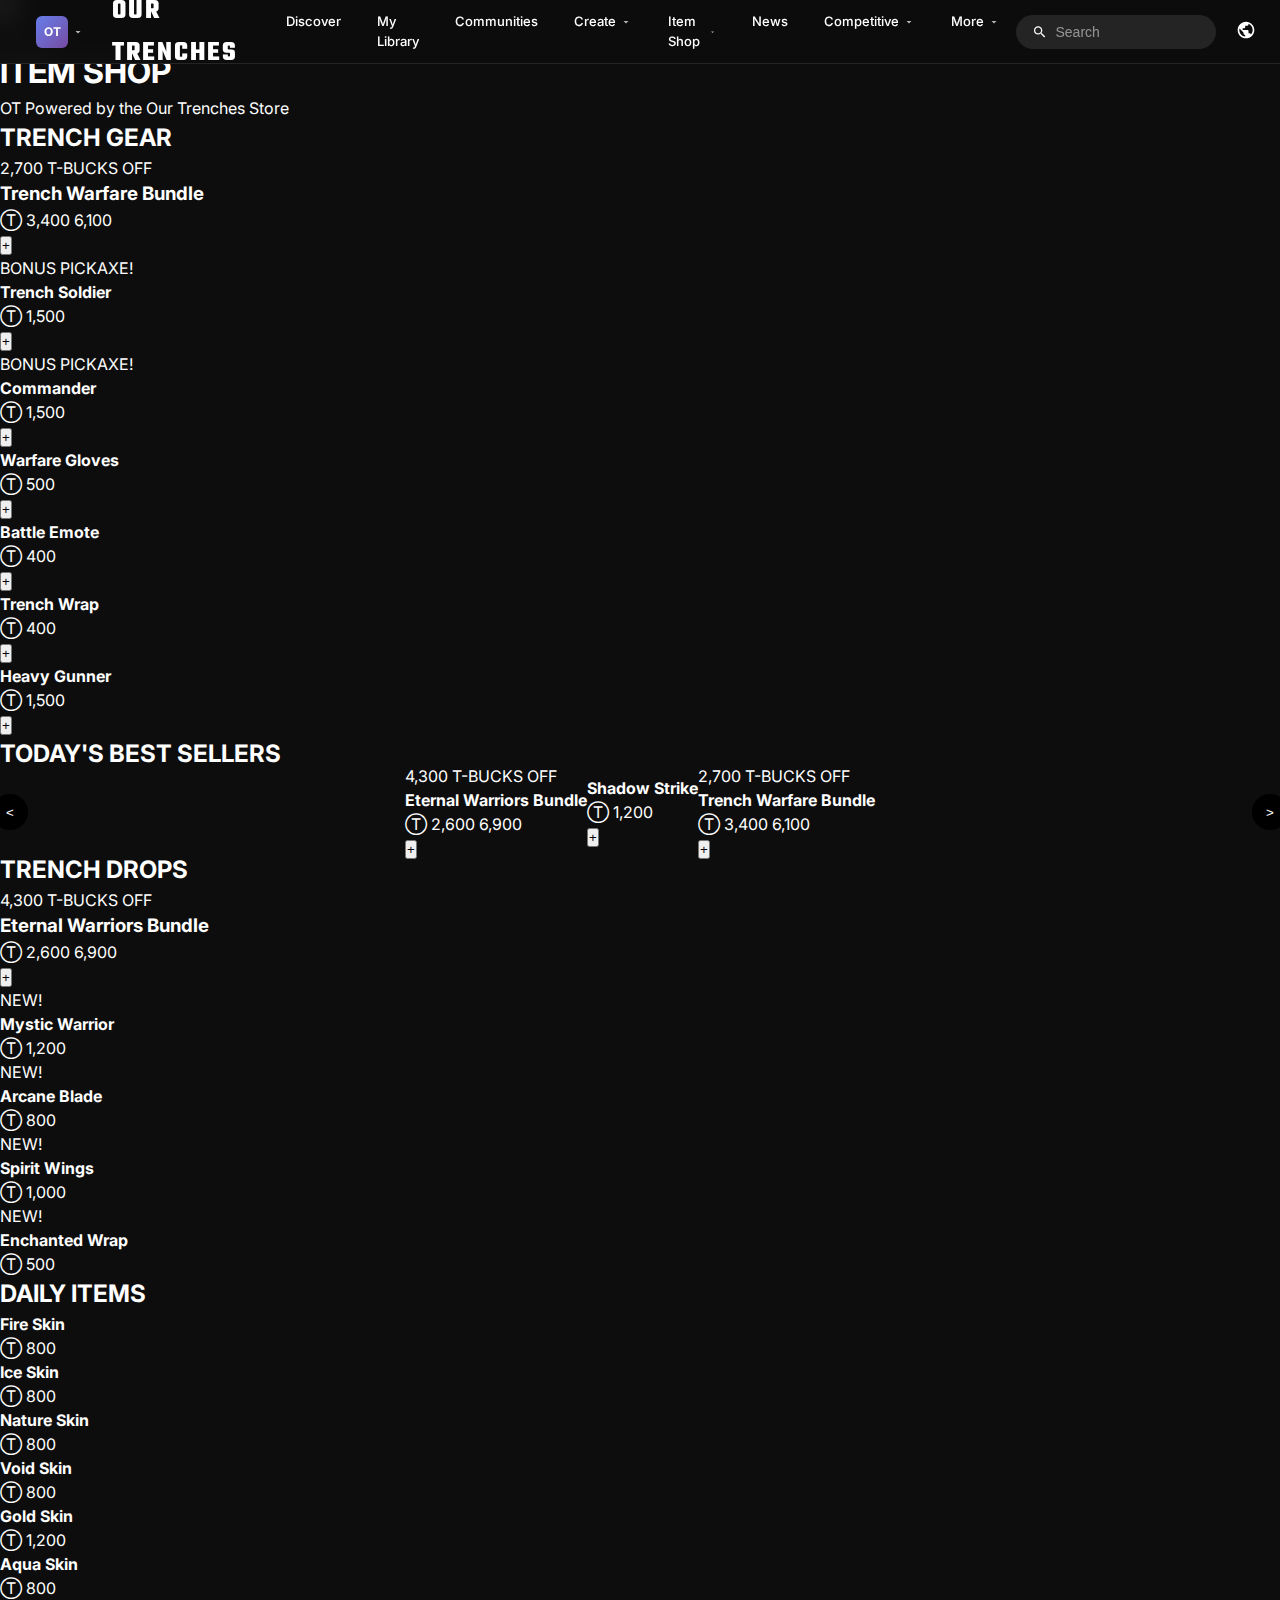
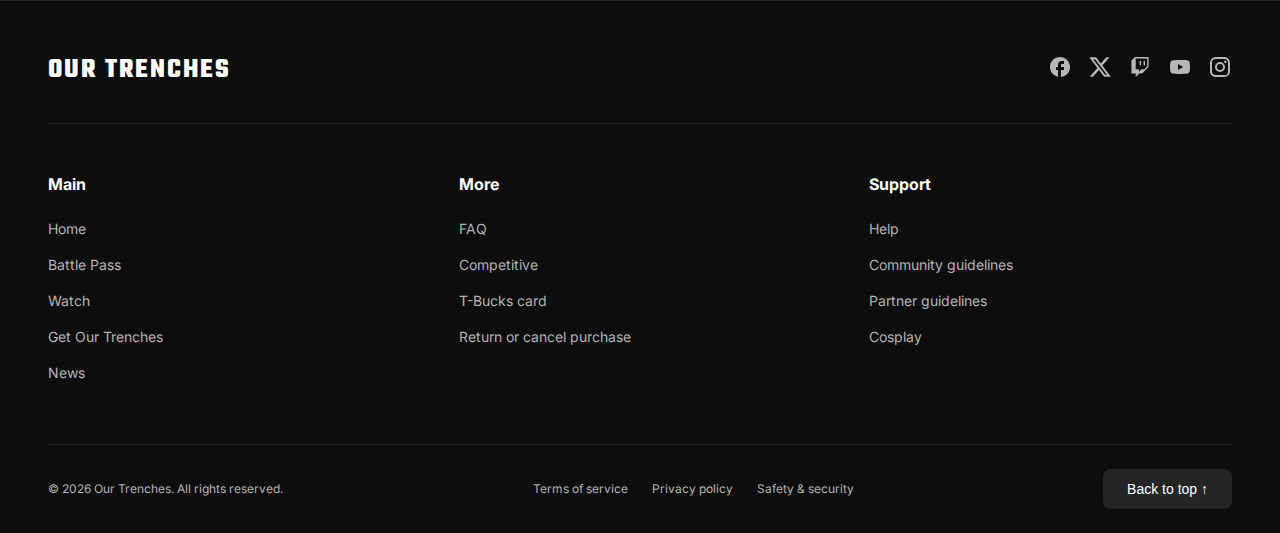
<file: index.html>
<!DOCTYPE html>
<html lang="en">
<head>
    <meta charset="UTF-8">
    <meta name="viewport" content="width=device-width, initial-scale=1.0">
    <title>Our Trenches</title>
    <link rel="stylesheet" href="style.css">
    <link rel="preconnect" href="https://fonts.googleapis.com">
    <link rel="preconnect" href="https://fonts.gstatic.com" crossorigin>
    <link href="https://fonts.googleapis.com/css2?family=Burbank+Big+Condensed:wght@700&family=Teko:wght@400;500;600;700&family=Inter:wght@400;500;600;700&display=swap" rel="stylesheet">
</head>
<body>
    <!-- Navigation -->
    <nav class="main-nav">
        <div class="nav-container">
            <div class="nav-left">
                <div class="epic-dropdown">
                    <div class="epic-logo-box">OT</div>
                    <svg class="dropdown-icon" viewBox="0 0 24 24" width="12" height="12">
                        <path fill="currentColor" d="M7 10l5 5 5-5z"/>
                    </svg>
                </div>
                <a href="/" class="brand-logo">OUR TRENCHES</a>
                <ul class="nav-links">
                    <li><a href="#">Discover</a></li>
                    <li><a href="#">My Library</a></li>
                    <li><a href="#">Communities</a></li>
                    <li><a href="#">Create <svg class="dropdown-icon" viewBox="0 0 24 24" width="12" height="12"><path fill="currentColor" d="M7 10l5 5 5-5z"/></svg></a></li>
                    <li><a href="#" class="active">Item Shop <svg class="dropdown-icon" viewBox="0 0 24 24" width="12" height="12"><path fill="currentColor" d="M7 10l5 5 5-5z"/></svg></a></li>
                    <li><a href="#">News</a></li>
                    <li><a href="#">Competitive <svg class="dropdown-icon" viewBox="0 0 24 24" width="12" height="12"><path fill="currentColor" d="M7 10l5 5 5-5z"/></svg></a></li>
                    <li><a href="#">More <svg class="dropdown-icon" viewBox="0 0 24 24" width="12" height="12"><path fill="currentColor" d="M7 10l5 5 5-5z"/></svg></a></li>
                </ul>
            </div>
            <div class="nav-right">
                <div class="search-box">
                    <svg class="search-icon" viewBox="0 0 24 24" width="18" height="18">
                        <path fill="currentColor" d="M15.5 14h-.79l-.28-.27C15.41 12.59 16 11.11 16 9.5 16 5.91 13.09 3 9.5 3S3 5.91 3 9.5 5.91 16 9.5 16c1.61 0 3.09-.59 4.23-1.57l.27.28v.79l5 4.99L20.49 19l-4.99-5zm-6 0C7.01 14 5 11.99 5 9.5S7.01 5 9.5 5 14 7.01 14 9.5 11.99 14 9.5 14z"/>
                    </svg>
                    <input type="text" placeholder="Search">
                </div>
                <button class="globe-btn">
                    <svg viewBox="0 0 24 24" width="20" height="20">
                        <path fill="currentColor" d="M12 2C6.48 2 2 6.48 2 12s4.48 10 10 10 10-4.48 10-10S17.52 2 12 2zm-1 17.93c-3.95-.49-7-3.85-7-7.93 0-.62.08-1.21.21-1.79L9 15v1c0 1.1.9 2 2 2v1.93zm6.9-2.54c-.26-.81-1-1.39-1.9-1.39h-1v-3c0-.55-.45-1-1-1H8v-2h2c.55 0 1-.45 1-1V7h2c1.1 0 2-.9 2-2v-.41c2.93 1.19 5 4.06 5 7.41 0 2.08-.8 3.97-2.1 5.39z"/>
                    </svg>
                </button>
                <a href="#" class="sign-in-btn">Sign in</a>
                <a href="#" class="download-btn">Download</a>
            </div>
        </div>
    </nav>

    <!-- Section Navigation Dots -->
    <div class="section-nav">
        <button class="filter-btn">
            <svg viewBox="0 0 24 24" width="16" height="16">
                <path fill="currentColor" d="M3 18h6v-2H3v2zM3 6v2h18V6H3zm0 7h12v-2H3v2z"/>
            </svg>
        </button>
        <div class="nav-dots">
            <button class="nav-dot active" data-section="featured"></button>
            <button class="nav-dot" data-section="bestsellers"></button>
            <button class="nav-dot" data-section="drops"></button>
            <button class="nav-dot" data-section="daily"></button>
            <button class="nav-dot" data-section="bundles"></button>
            <button class="nav-dot" data-section="emotes"></button>
            <button class="nav-dot" data-section="wraps"></button>
            <button class="nav-dot" data-section="music"></button>
            <button class="nav-dot" data-section="gear"></button>
        </div>
    </div>

    <!-- Scrolling Background Container -->
    <div class="shop-container">
        <!-- Section 1: Featured - Sky/Grass Theme -->
        <section class="shop-section section-sky" id="featured">
            <div class="section-content">
                <h1 class="shop-header">ITEM SHOP</h1>
                <p class="shop-subheader"><span class="ot-badge">OT</span> Powered by the Our Trenches Store</p>
                
                <h2 class="section-title gradient-text">TRENCH GEAR</h2>
                <div class="featured-bundle">
                    <div class="bundle-card large">
                        <span class="discount-badge">2,700 T-BUCKS OFF</span>
                        <div class="bundle-image" style="background: linear-gradient(135deg, #4a9eff 0%, #00d4aa 100%);"></div>
                        <div class="bundle-info">
                            <h3>Trench Warfare Bundle</h3>
                            <div class="price">
                                <span class="currency">Ⓣ</span>
                                <span class="amount">3,400</span>
                                <span class="original">6,100</span>
                            </div>
                        </div>
                        <button class="add-btn">+</button>
                    </div>
                </div>

                <div class="item-grid">
                    <div class="item-card">
                        <span class="item-badge yellow">BONUS PICKAXE!</span>
                        <div class="item-image" style="background: linear-gradient(135deg, #5b8def 0%, #3a6fd8 100%);"></div>
                        <div class="item-info">
                            <h4>Trench Soldier</h4>
                            <div class="price"><span class="currency">Ⓣ</span> 1,500</div>
                        </div>
                        <button class="add-btn">+</button>
                    </div>
                    <div class="item-card featured-item">
                        <span class="item-badge yellow">BONUS PICKAXE!</span>
                        <div class="item-image" style="background: linear-gradient(135deg, #5b8def 0%, #3a6fd8 100%);"></div>
                        <div class="item-info">
                            <h4>Commander</h4>
                            <div class="price"><span class="currency">Ⓣ</span> 1,500</div>
                        </div>
                        <button class="add-btn">+</button>
                    </div>
                    <div class="item-card">
                        <div class="item-image" style="background: linear-gradient(135deg, #5b8def 0%, #3a6fd8 100%);"></div>
                        <div class="item-info">
                            <h4>Warfare Gloves</h4>
                            <div class="price"><span class="currency">Ⓣ</span> 500</div>
                        </div>
                        <button class="add-btn">+</button>
                    </div>
                    <div class="item-card">
                        <div class="item-image" style="background: linear-gradient(135deg, #5b8def 0%, #3a6fd8 100%);"></div>
                        <div class="item-info">
                            <h4>Battle Emote</h4>
                            <div class="price"><span class="currency">Ⓣ</span> 400</div>
                        </div>
                        <button class="add-btn">+</button>
                    </div>
                    <div class="item-card">
                        <div class="item-image" style="background: linear-gradient(135deg, #5b8def 0%, #3a6fd8 100%);"></div>
                        <div class="item-info">
                            <h4>Trench Wrap</h4>
                            <div class="price"><span class="currency">Ⓣ</span> 400</div>
                        </div>
                        <button class="add-btn">+</button>
                    </div>
                    <div class="item-card large-card">
                        <div class="item-image" style="background: linear-gradient(135deg, #5b8def 0%, #3a6fd8 100%);"></div>
                        <div class="item-info">
                            <h4>Heavy Gunner</h4>
                            <div class="price"><span class="currency">Ⓣ</span> 1,500</div>
                        </div>
                        <button class="add-btn">+</button>
                    </div>
                </div>
            </div>
        </section>

        <!-- Section 2: Best Sellers - Night Theme -->
        <section class="shop-section section-night" id="bestsellers">
            <div class="section-content">
                <h2 class="section-title gradient-text">TODAY'S BEST SELLERS</h2>
                <div class="carousel-container">
                    <button class="carousel-arrow left">&lt;</button>
                    <div class="carousel-track">
                        <div class="item-card carousel-item">
                            <span class="discount-badge">4,300 T-BUCKS OFF</span>
                            <div class="item-image" style="background: linear-gradient(135deg, #9b7ed9 0%, #7c5fc4 100%);"></div>
                            <div class="item-info">
                                <h4>Eternal Warriors Bundle</h4>
                                <div class="price"><span class="currency">Ⓣ</span> 2,600 <span class="original">6,900</span></div>
                            </div>
                            <button class="add-btn">+</button>
                        </div>
                        <div class="item-card carousel-item">
                            <div class="item-image" style="background: linear-gradient(135deg, #1a1a2e 0%, #2d2d44 100%);"></div>
                            <div class="item-info">
                                <h4>Shadow Strike</h4>
                                <div class="price"><span class="currency">Ⓣ</span> 1,200</div>
                            </div>
                            <button class="add-btn">+</button>
                        </div>
                        <div class="item-card carousel-item">
                            <span class="discount-badge">2,700 T-BUCKS OFF</span>
                            <div class="item-image" style="background: linear-gradient(135deg, #4a9eff 0%, #00d4aa 100%);"></div>
                            <div class="item-info">
                                <h4>Trench Warfare Bundle</h4>
                                <div class="price"><span class="currency">Ⓣ</span> 3,400 <span class="original">6,100</span></div>
                            </div>
                            <button class="add-btn">+</button>
                        </div>
                    </div>
                    <button class="carousel-arrow right">&gt;</button>
                </div>
            </div>
        </section>

        <!-- Section 3: Drops - Dark Theme -->
        <section class="shop-section section-dark" id="drops">
            <div class="section-content">
                <h2 class="section-title gradient-text">TRENCH DROPS</h2>
                <div class="featured-bundle">
                    <div class="bundle-card large">
                        <span class="discount-badge">4,300 T-BUCKS OFF</span>
                        <div class="bundle-image" style="background: linear-gradient(135deg, #9b7ed9 0%, #7c5fc4 100%);"></div>
                        <div class="bundle-info">
                            <h3>Eternal Warriors Bundle</h3>
                            <div class="price">
                                <span class="currency">Ⓣ</span>
                                <span class="amount">2,600</span>
                                <span class="original">6,900</span>
                            </div>
                        </div>
                        <button class="add-btn">+</button>
                    </div>
                </div>

                <div class="item-grid">
                    <div class="item-card">
                        <span class="item-badge red">NEW!</span>
                        <div class="item-image" style="background: linear-gradient(135deg, #9b7ed9 0%, #7c5fc4 100%);"></div>
                        <div class="item-info">
                            <h4>Mystic Warrior</h4>
                            <div class="price"><span class="currency">Ⓣ</span> 1,200</div>
                        </div>
                    </div>
                    <div class="item-card">
                        <span class="item-badge red">NEW!</span>
                        <div class="item-image" style="background: linear-gradient(135deg, #9b7ed9 0%, #7c5fc4 100%);"></div>
                        <div class="item-info">
                            <h4>Arcane Blade</h4>
                            <div class="price"><span class="currency">Ⓣ</span> 800</div>
                        </div>
                    </div>
                    <div class="item-card">
                        <span class="item-badge red">NEW!</span>
                        <div class="item-image" style="background: linear-gradient(135deg, #9b7ed9 0%, #7c5fc4 100%);"></div>
                        <div class="item-info">
                            <h4>Spirit Wings</h4>
                            <div class="price"><span class="currency">Ⓣ</span> 1,000</div>
                        </div>
                    </div>
                    <div class="item-card">
                        <span class="item-badge red">NEW!</span>
                        <div class="item-image" style="background: linear-gradient(135deg, #9b7ed9 0%, #7c5fc4 100%);"></div>
                        <div class="item-info">
                            <h4>Enchanted Wrap</h4>
                            <div class="price"><span class="currency">Ⓣ</span> 500</div>
                        </div>
                    </div>
                </div>
            </div>
        </section>

        <!-- Section 4: Daily Items -->
        <section class="shop-section section-purple" id="daily">
            <div class="section-content">
                <h2 class="section-title gradient-text">DAILY ITEMS</h2>
                <div class="item-grid dense">
                    <div class="item-card small">
                        <div class="item-image" style="background: linear-gradient(135deg, #e74c3c 0%, #c0392b 100%);"></div>
                        <div class="item-info">
                            <h4>Fire Skin</h4>
                            <div class="price"><span class="currency">Ⓣ</span> 800</div>
                        </div>
                    </div>
                    <div class="item-card small">
                        <div class="item-image" style="background: linear-gradient(135deg, #3498db 0%, #2980b9 100%);"></div>
                        <div class="item-info">
                            <h4>Ice Skin</h4>
                            <div class="price"><span class="currency">Ⓣ</span> 800</div>
                        </div>
                    </div>
                    <div class="item-card small">
                        <div class="item-image" style="background: linear-gradient(135deg, #2ecc71 0%, #27ae60 100%);"></div>
                        <div class="item-info">
                            <h4>Nature Skin</h4>
                            <div class="price"><span class="currency">Ⓣ</span> 800</div>
                        </div>
                    </div>
                    <div class="item-card small">
                        <div class="item-image" style="background: linear-gradient(135deg, #9b59b6 0%, #8e44ad 100%);"></div>
                        <div class="item-info">
                            <h4>Void Skin</h4>
                            <div class="price"><span class="currency">Ⓣ</span> 800</div>
                        </div>
                    </div>
                    <div class="item-card small">
                        <div class="item-image" style="background: linear-gradient(135deg, #f39c12 0%, #d68910 100%);"></div>
                        <div class="item-info">
                            <h4>Gold Skin</h4>
                            <div class="price"><span class="currency">Ⓣ</span> 1,200</div>
                        </div>
                    </div>
                    <div class="item-card small">
                        <div class="item-image" style="background: linear-gradient(135deg, #1abc9c 0%, #16a085 100%);"></div>
                        <div class="item-info">
                            <h4>Aqua Skin</h4>
                            <div class="price"><span class="currency">Ⓣ</span> 800</div>
                        </div>
                    </div>
                </div>
            </div>
        </section>
    </div>

    <!-- Footer -->
    <footer class="main-footer">
        <div class="footer-top">
            <a href="/" class="footer-logo">OUR TRENCHES</a>
            <div class="social-links">
                <a href="#" class="social-icon"><svg viewBox="0 0 24 24" width="24" height="24"><path fill="currentColor" d="M22 12c0-5.52-4.48-10-10-10S2 6.48 2 12c0 4.84 3.44 8.87 8 9.8V15H8v-3h2V9.5C10 7.57 11.57 6 13.5 6H16v3h-2c-.55 0-1 .45-1 1v2h3v3h-3v6.95c5.05-.5 9-4.76 9-9.95z"/></svg></a>
                <a href="#" class="social-icon"><svg viewBox="0 0 24 24" width="24" height="24"><path fill="currentColor" d="M18.244 2.25h3.308l-7.227 8.26 8.502 11.24H16.17l-5.214-6.817L4.99 21.75H1.68l7.73-8.835L1.254 2.25H8.08l4.713 6.231zm-1.161 17.52h1.833L7.084 4.126H5.117z"/></svg></a>
                <a href="#" class="social-icon"><svg viewBox="0 0 24 24" width="24" height="24"><path fill="currentColor" d="M11.64 5.93h1.43v4.28h-1.43m3.93-4.28H17v4.28h-1.43M7 2L3.43 5.57v12.86h4.28V22l3.58-3.57h2.85L20.57 12V2m-1.43 9.29l-2.85 2.85h-2.86l-2.5 2.5v-2.5H7.71V3.43h11.43z"/></svg></a>
                <a href="#" class="social-icon"><svg viewBox="0 0 24 24" width="24" height="24"><path fill="currentColor" d="M10 15l5.19-3L10 9v6m11.56-7.83c.13.47.22 1.1.28 1.9.07.8.1 1.49.1 2.09L22 12c0 2.19-.16 3.8-.44 4.83-.25.9-.83 1.48-1.73 1.73-.47.13-1.33.22-2.65.28-1.3.07-2.49.1-3.59.1L12 19c-4.19 0-6.8-.16-7.83-.44-.9-.25-1.48-.83-1.73-1.73-.13-.47-.22-1.1-.28-1.9-.07-.8-.1-1.49-.1-2.09L2 12c0-2.19.16-3.8.44-4.83.25-.9.83-1.48 1.73-1.73.47-.13 1.33-.22 2.65-.28 1.3-.07 2.49-.1 3.59-.1L12 5c4.19 0 6.8.16 7.83.44.9.25 1.48.83 1.73 1.73z"/></svg></a>
                <a href="#" class="social-icon"><svg viewBox="0 0 24 24" width="24" height="24"><path fill="currentColor" d="M7.8 2h8.4C19.4 2 22 4.6 22 7.8v8.4a5.8 5.8 0 0 1-5.8 5.8H7.8C4.6 22 2 19.4 2 16.2V7.8A5.8 5.8 0 0 1 7.8 2m-.2 2A3.6 3.6 0 0 0 4 7.6v8.8C4 18.39 5.61 20 7.6 20h8.8a3.6 3.6 0 0 0 3.6-3.6V7.6C20 5.61 18.39 4 16.4 4H7.6m9.65 1.5a1.25 1.25 0 0 1 1.25 1.25A1.25 1.25 0 0 1 17.25 8 1.25 1.25 0 0 1 16 6.75a1.25 1.25 0 0 1 1.25-1.25M12 7a5 5 0 0 1 5 5 5 5 0 0 1-5 5 5 5 0 0 1-5-5 5 5 0 0 1 5-5m0 2a3 3 0 0 0-3 3 3 3 0 0 0 3 3 3 3 0 0 0 3-3 3 3 0 0 0-3-3z"/></svg></a>
            </div>
        </div>
        <div class="footer-links">
            <div class="footer-column">
                <h4>Main</h4>
                <ul>
                    <li><a href="#">Home</a></li>
                    <li><a href="#">Battle Pass</a></li>
                    <li><a href="#">Watch</a></li>
                    <li><a href="#">Get Our Trenches</a></li>
                    <li><a href="#">News</a></li>
                </ul>
            </div>
            <div class="footer-column">
                <h4>More</h4>
                <ul>
                    <li><a href="#">FAQ</a></li>
                    <li><a href="#">Competitive</a></li>
                    <li><a href="#">T-Bucks card</a></li>
                    <li><a href="#">Return or cancel purchase</a></li>
                </ul>
            </div>
            <div class="footer-column">
                <h4>Support</h4>
                <ul>
                    <li><a href="#">Help</a></li>
                    <li><a href="#">Community guidelines</a></li>
                    <li><a href="#">Partner guidelines</a></li>
                    <li><a href="#">Cosplay</a></li>
                </ul>
            </div>
        </div>
        <div class="footer-bottom">
            <p class="copyright">© 2026 Our Trenches. All rights reserved.</p>
            <div class="footer-legal">
                <a href="#">Terms of service</a>
                <a href="#">Privacy policy</a>
                <a href="#">Safety & security</a>
            </div>
            <button class="back-to-top" onclick="window.scrollTo({top:0,behavior:'smooth'})">Back to top ↑</button>
        </div>
    </footer>

    <script src="script.js"></script>
</body>
</html>
</file>
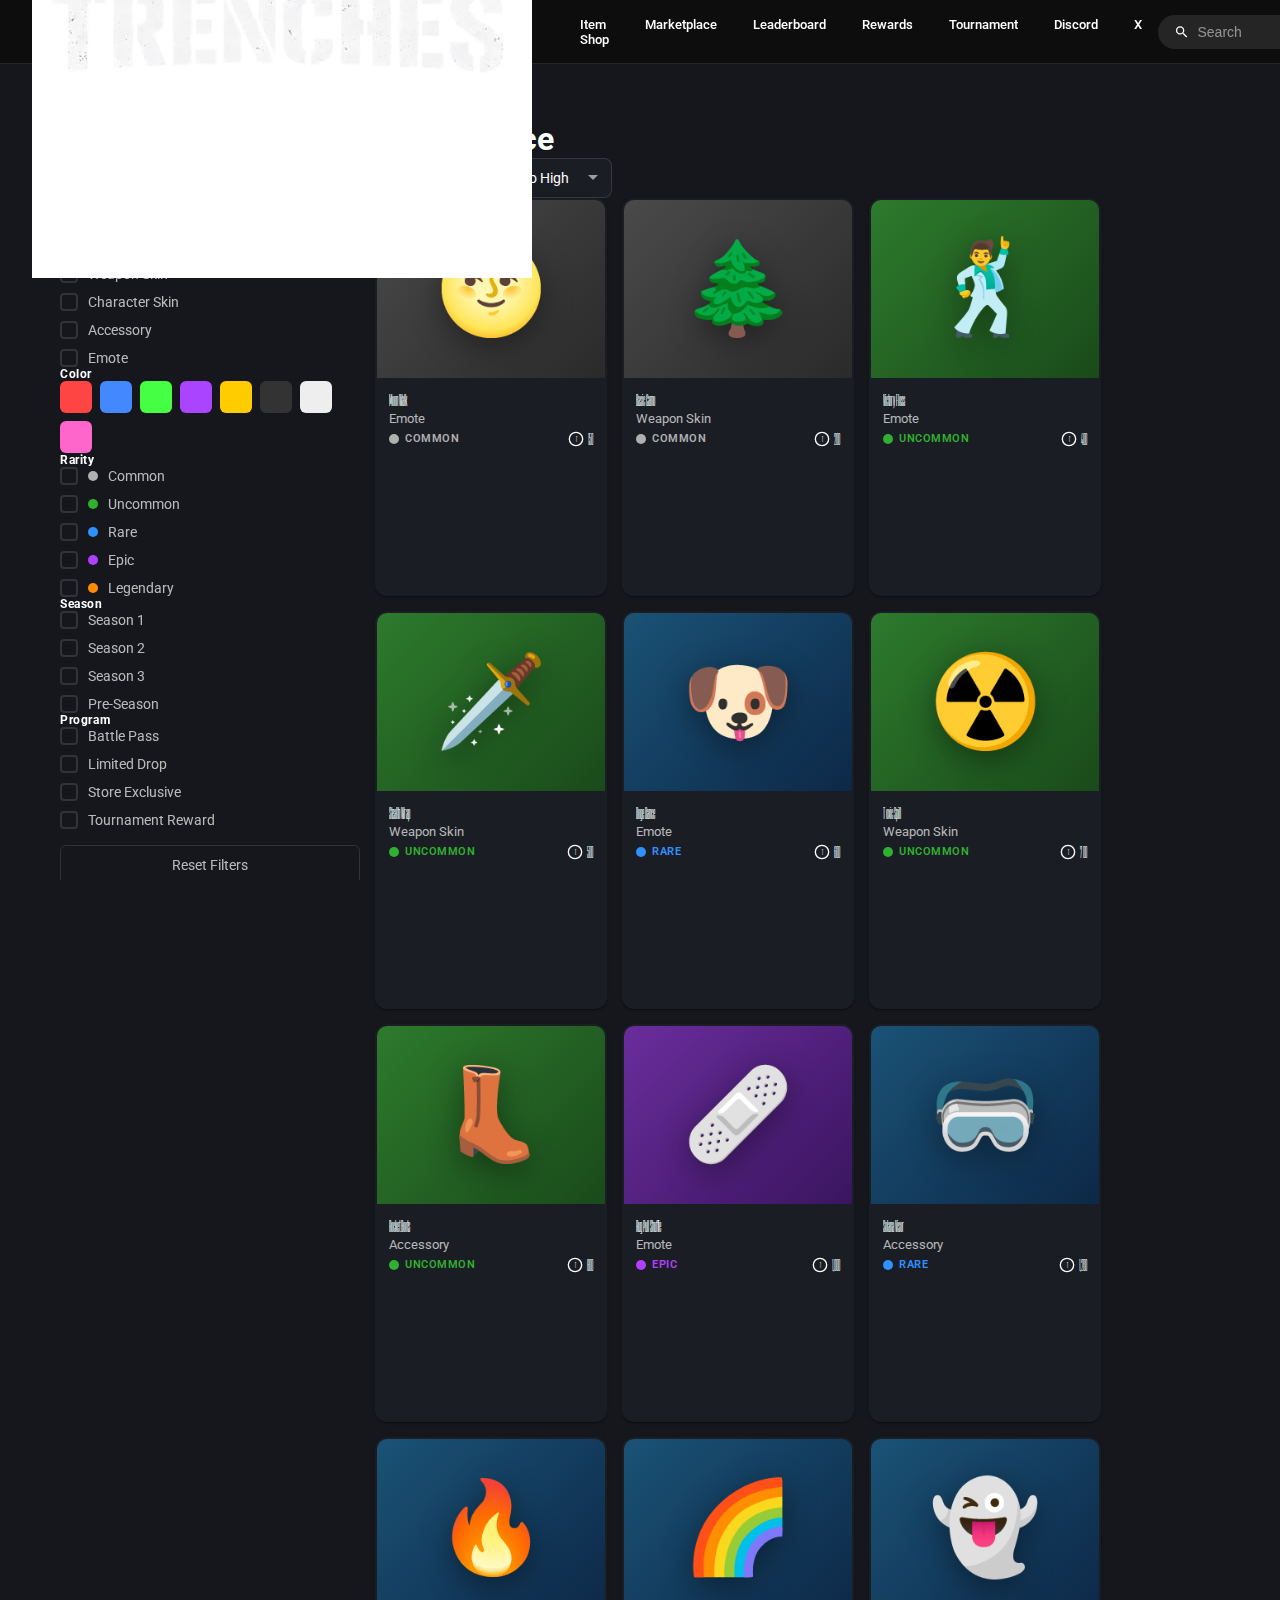
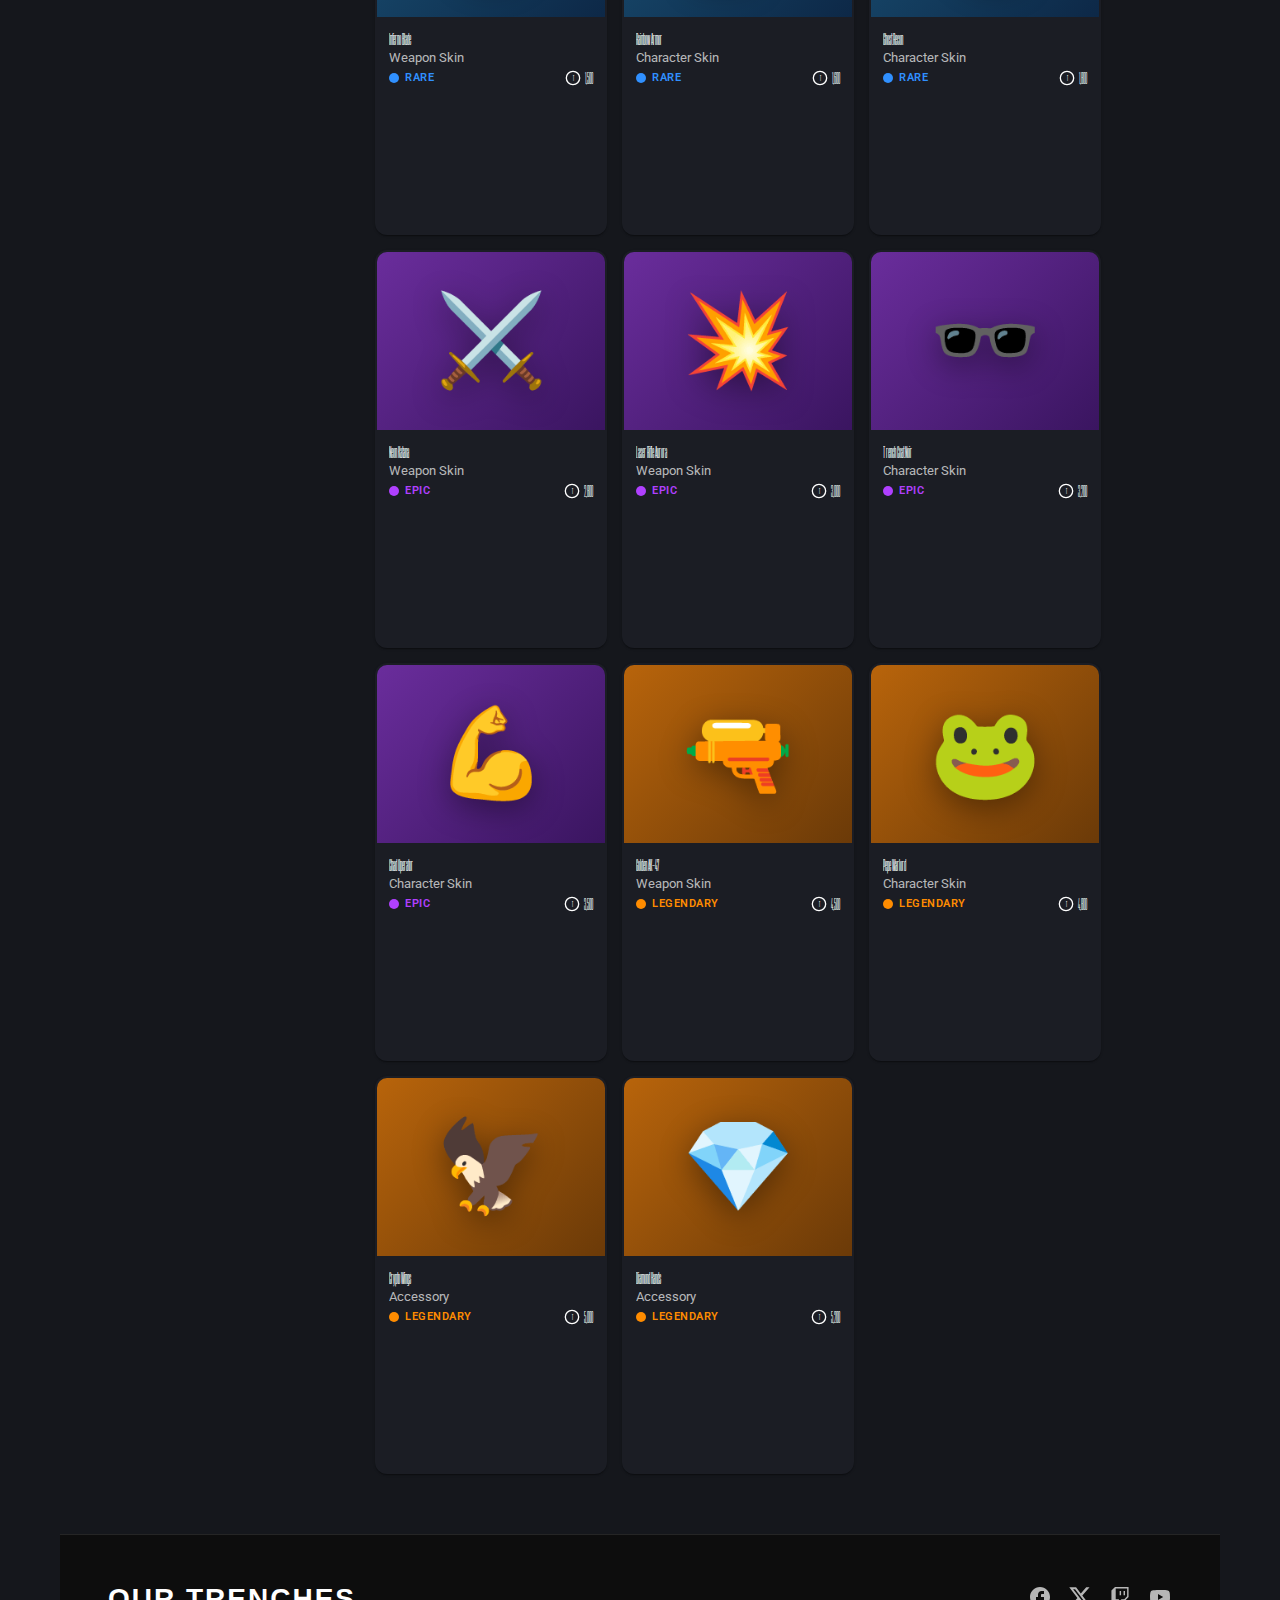
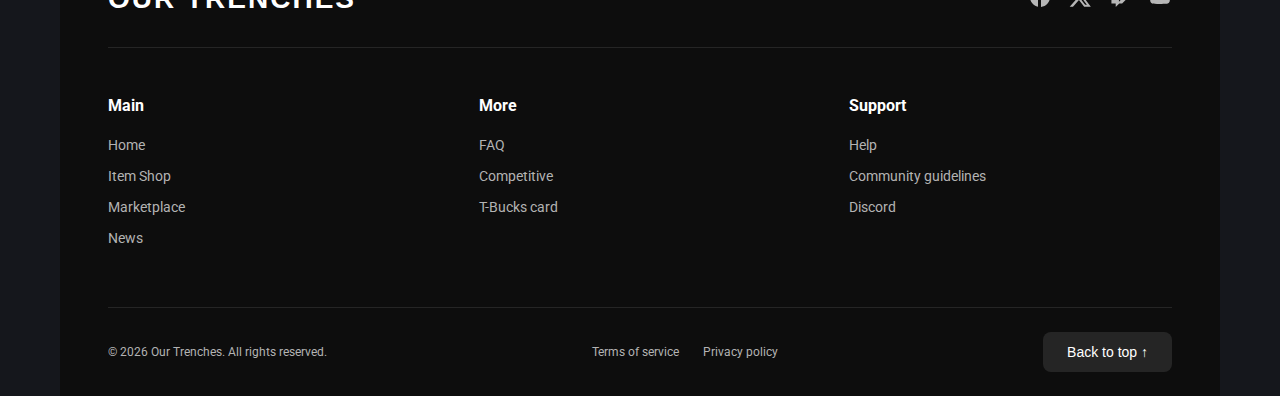
<file: marketplace-item.html>
<!DOCTYPE html>
<html lang="en">
<head>
    <meta charset="UTF-8">
    <meta name="viewport" content="width=device-width, initial-scale=1.0">
    <title>Item Detail - Trenches Marketplace</title>
    <meta name="description" content="View item details and purchase collectibles on the Trenches Marketplace.">
    <link rel="icon" type="image/jpeg" href="favicon.jpg">
    <link rel="stylesheet" href="style.css">
    <link rel="stylesheet" href="marketplace.css">
</head>
<body class="marketplace-page">
    <!-- Navigation -->
    <nav class="main-nav">
        <div class="nav-container">
            <div class="nav-left">
                <a href="/" class="brand-logo">
                    <img src="trenches-logo.png" alt="TRENCHES" class="nav-logo-img">
                </a>
                <ul class="nav-links">
                    <li><a href="item-shop.html">Item Shop</a></li>
                    <li><a href="marketplace.html" class="active">Marketplace</a></li>
                    <li><a href="#">Leaderboard</a></li>
                    <li><a href="#">Rewards</a></li>
                    <li><a href="#">Tournament</a></li>
                    <li><a href="https://discord.gg/trenches" target="_blank">Discord</a></li>
                    <li><a href="https://x.com/thetrenchesgame" target="_blank">X</a></li>
                </ul>
            </div>
            <div class="nav-right">
                <div class="search-box">
                    <svg class="search-icon" viewBox="0 0 24 24" width="18" height="18">
                        <path fill="currentColor" d="M15.5 14h-.79l-.28-.27C15.41 12.59 16 11.11 16 9.5 16 5.91 13.09 3 9.5 3S3 5.91 3 9.5 5.91 16 9.5 16c1.61 0 3.09-.59 4.23-1.57l.27.28v.79l5 4.99L20.49 19l-4.99-5zm-6 0C7.01 14 5 11.99 5 9.5S7.01 5 9.5 5 14 7.01 14 9.5 11.99 14 9.5 14z"/>
                    </svg>
                    <input type="text" placeholder="Search">
                </div>
                <button class="globe-btn">
                    <svg viewBox="0 0 24 24" width="20" height="20">
                        <path fill="currentColor" d="M12 2C6.48 2 2 6.48 2 12s4.48 10 10 10 10-4.48 10-10S17.52 2 12 2zm-1 17.93c-3.95-.49-7-3.85-7-7.93 0-.62.08-1.21.21-1.79L9 15v1c0 1.1.9 2 2 2v1.93zm6.9-2.54c-.26-.81-1-1.39-1.9-1.39h-1v-3c0-.55-.45-1-1-1H8v-2h2c.55 0 1-.45 1-1V7h2c1.1 0 2-.9 2-2v-.41c2.93 1.19 5 4.06 5 7.41 0 2.08-.8 3.97-2.1 5.39z"/>
                    </svg>
                </button>
                <a href="#" class="sign-in-btn">Sign in</a>
                <a href="#" class="download-btn">Download</a>
            </div>
        </div>
    </nav>

    <!-- Category Bar (for consistency) -->
    <div class="category-bar">
        <a href="marketplace.html" class="category-btn">
            <svg viewBox="0 0 24 24" width="16" height="16"><path fill="currentColor" d="M20 11H7.83l5.59-5.59L12 4l-8 8 8 8 1.41-1.41L7.83 13H20v-2z"/></svg>
            Back to Market
        </a>
        <span style="color: var(--csfloat-text-muted); font-size: 14px;" id="breadcrumb"></span>
    </div>

    <!-- Item Detail Content -->
    <div class="item-detail-wrapper">
        <div class="item-detail-layout">
            <!-- Left: Large Item Display -->
            <div class="item-display-container" id="item-display-container">
                <div class="item-display-visual" id="item-display-visual"></div>
                <div class="item-display-pedestal"></div>
            </div>

            <!-- Right: Detail Panel -->
            <div class="item-detail-panel">
                <div class="item-detail-panel-inner">
                    <a href="marketplace.html" class="item-back-btn">
                        <svg viewBox="0 0 24 24" width="16" height="16"><path fill="currentColor" d="M20 11H7.83l5.59-5.59L12 4l-8 8 8 8 1.41-1.41L7.83 13H20v-2z"/></svg>
                        Back to Marketplace
                    </a>

                    <h1 class="item-detail-name" id="item-name"></h1>
                    <p class="item-detail-description" id="item-description"></p>

                    <div class="item-detail-specs">
                        <div class="spec-row">
                            <span class="spec-label">Type</span>
                            <span class="spec-value" id="item-type"></span>
                        </div>
                        <div class="spec-row">
                            <span class="spec-label">Rarity</span>
                            <span class="spec-value" id="item-rarity"></span>
                        </div>
                        <div class="spec-row">
                            <span class="spec-label">Season</span>
                            <span class="spec-value" id="item-season"></span>
                        </div>
                        <div class="spec-row">
                            <span class="spec-label">Program</span>
                            <span class="spec-value" id="item-program"></span>
                        </div>
                        <div class="spec-row spec-row-details">
                            <span class="spec-label">Details</span>
                            <span class="spec-value" id="item-specs"></span>
                        </div>
                    </div>

                    <div class="item-detail-purchase">
                        <div class="item-detail-price" id="item-price"></div>
                        <button class="item-buy-btn" id="buy-btn">Buy Now</button>
                    </div>
                </div>
            </div>
        </div>
    </div>

    <!-- Footer -->
    <footer class="main-footer">
        <div class="footer-top">
            <a href="/" class="footer-logo">OUR TRENCHES</a>
            <div class="social-links">
                <a href="#" class="social-icon"><svg viewBox="0 0 24 24" width="24" height="24"><path fill="currentColor" d="M22 12c0-5.52-4.48-10-10-10S2 6.48 2 12c0 4.84 3.44 8.87 8 9.8V15H8v-3h2V9.5C10 7.57 11.57 6 13.5 6H16v3h-2c-.55 0-1 .45-1 1v2h3v3h-3v6.95c5.05-.5 9-4.76 9-9.95z"/></svg></a>
                <a href="https://x.com/thetrenchesgame" target="_blank" class="social-icon"><svg viewBox="0 0 24 24" width="24" height="24"><path fill="currentColor" d="M18.244 2.25h3.308l-7.227 8.26 8.502 11.24H16.17l-5.214-6.817L4.99 21.75H1.68l7.73-8.835L1.254 2.25H8.08l4.713 6.231zm-1.161 17.52h1.833L7.084 4.126H5.117z"/></svg></a>
                <a href="https://discord.gg/trenches" target="_blank" class="social-icon"><svg viewBox="0 0 24 24" width="24" height="24"><path fill="currentColor" d="M11.64 5.93h1.43v4.28h-1.43m3.93-4.28H17v4.28h-1.43M7 2L3.43 5.57v12.86h4.28V22l3.58-3.57h2.85L20.57 12V2m-1.43 9.29l-2.85 2.85h-2.86l-2.5 2.5v-2.5H7.71V3.43h11.43z"/></svg></a>
                <a href="#" class="social-icon"><svg viewBox="0 0 24 24" width="24" height="24"><path fill="currentColor" d="M10 15l5.19-3L10 9v6m11.56-7.83c.13.47.22 1.1.28 1.9.07.8.1 1.49.1 2.09L22 12c0 2.19-.16 3.8-.44 4.83-.25.9-.83 1.48-1.73 1.73-.47.13-1.33.22-2.65.28-1.3.07-2.49.1-3.59.1L12 19c-4.19 0-6.8-.16-7.83-.44-.9-.25-1.48-.83-1.73-1.73-.13-.47-.22-1.1-.28-1.9-.07-.8-.1-1.49-.1-2.09L2 12c0-2.19.16-3.8.44-4.83.25-.9.83-1.48 1.73-1.73.47-.13 1.33-.22 2.65-.28 1.3-.07 2.49-.1 3.59-.1L12 5c4.19 0 6.8.16 7.83.44.9.25 1.48.83 1.73 1.73z"/></svg></a>
            </div>
        </div>
        <div class="footer-links">
            <div class="footer-column">
                <h4>Main</h4>
                <ul>
                    <li><a href="/">Home</a></li>
                    <li><a href="item-shop.html">Item Shop</a></li>
                    <li><a href="marketplace.html">Marketplace</a></li>
                    <li><a href="#">News</a></li>
                </ul>
            </div>
            <div class="footer-column">
                <h4>More</h4>
                <ul>
                    <li><a href="#">FAQ</a></li>
                    <li><a href="#">Competitive</a></li>
                    <li><a href="#">T-Bucks card</a></li>
                </ul>
            </div>
            <div class="footer-column">
                <h4>Support</h4>
                <ul>
                    <li><a href="#">Help</a></li>
                    <li><a href="#">Community guidelines</a></li>
                    <li><a href="https://discord.gg/trenches" target="_blank">Discord</a></li>
                </ul>
            </div>
        </div>
        <div class="footer-bottom">
            <p class="copyright">&copy; 2026 Our Trenches. All rights reserved.</p>
            <div class="footer-legal">
                <a href="#">Terms of service</a>
                <a href="#">Privacy policy</a>
            </div>
            <button class="back-to-top" onclick="window.scrollTo({top:0,behavior:'smooth'})">Back to top &uarr;</button>
        </div>
    </footer>

    <script src="marketplace-data.js"></script>
    <script>
    document.addEventListener('DOMContentLoaded', () => {
        const params = new URLSearchParams(window.location.search);
        const itemId = params.get('id');

        if (!itemId) {
            window.location.href = 'marketplace.html';
            return;
        }

        const item = ITEMS.find(i => i.id === itemId);
        if (!item) {
            window.location.href = 'marketplace.html';
            return;
        }

        const rarity = RARITIES[item.rarity];

        // Set page title
        document.title = `${item.name} - Trenches Marketplace`;

        // Display container background
        document.getElementById('item-display-container').style.background = rarity.bg;

        // Item visual
        document.getElementById('item-display-visual').textContent = item.emoji;

        // Item details
        document.getElementById('item-name').textContent = item.name;
        document.getElementById('item-description').textContent = item.description;
        document.getElementById('item-type').textContent = item.type;
        document.getElementById('item-rarity').innerHTML = `<span class="rarity-dot" style="background:${rarity.color}"></span> <span style="color:${rarity.color}">${rarity.label}</span>`;
        document.getElementById('item-season').textContent = item.season;
        document.getElementById('item-program').textContent = item.program;
        document.getElementById('item-specs').textContent = item.specs;

        // Price
        document.getElementById('item-price').innerHTML = `<span class="tbucks-icon">${TBUCKS_SVG}</span> ${item.price.toLocaleString()}`;

        // Buy button
        document.getElementById('buy-btn').addEventListener('click', () => {
            let collection = JSON.parse(localStorage.getItem('trenches-collection') || '[]');
            if (!collection.includes(item.id)) {
                collection.push(item.id);
                localStorage.setItem('trenches-collection', JSON.stringify(collection));
            }
            const btn = document.getElementById('buy-btn');
            btn.textContent = 'Added to Collection!';
            btn.style.background = 'rgb(75, 235, 100)';
            btn.style.color = '#000';
            setTimeout(() => {
                btn.textContent = 'Buy Now';
                btn.style.background = '';
                btn.style.color = '';
            }, 2000);
        });

        // Navbar scroll
        const nav = document.querySelector('.main-nav');
        window.addEventListener('scroll', () => {
            nav.style.background = 'rgb(21, 23, 28)';
        });

        // Update breadcrumb
        document.getElementById('breadcrumb').textContent = `/ ${item.type} / ${item.name}`;
    });
    </script>
</body>
</html>
</file>
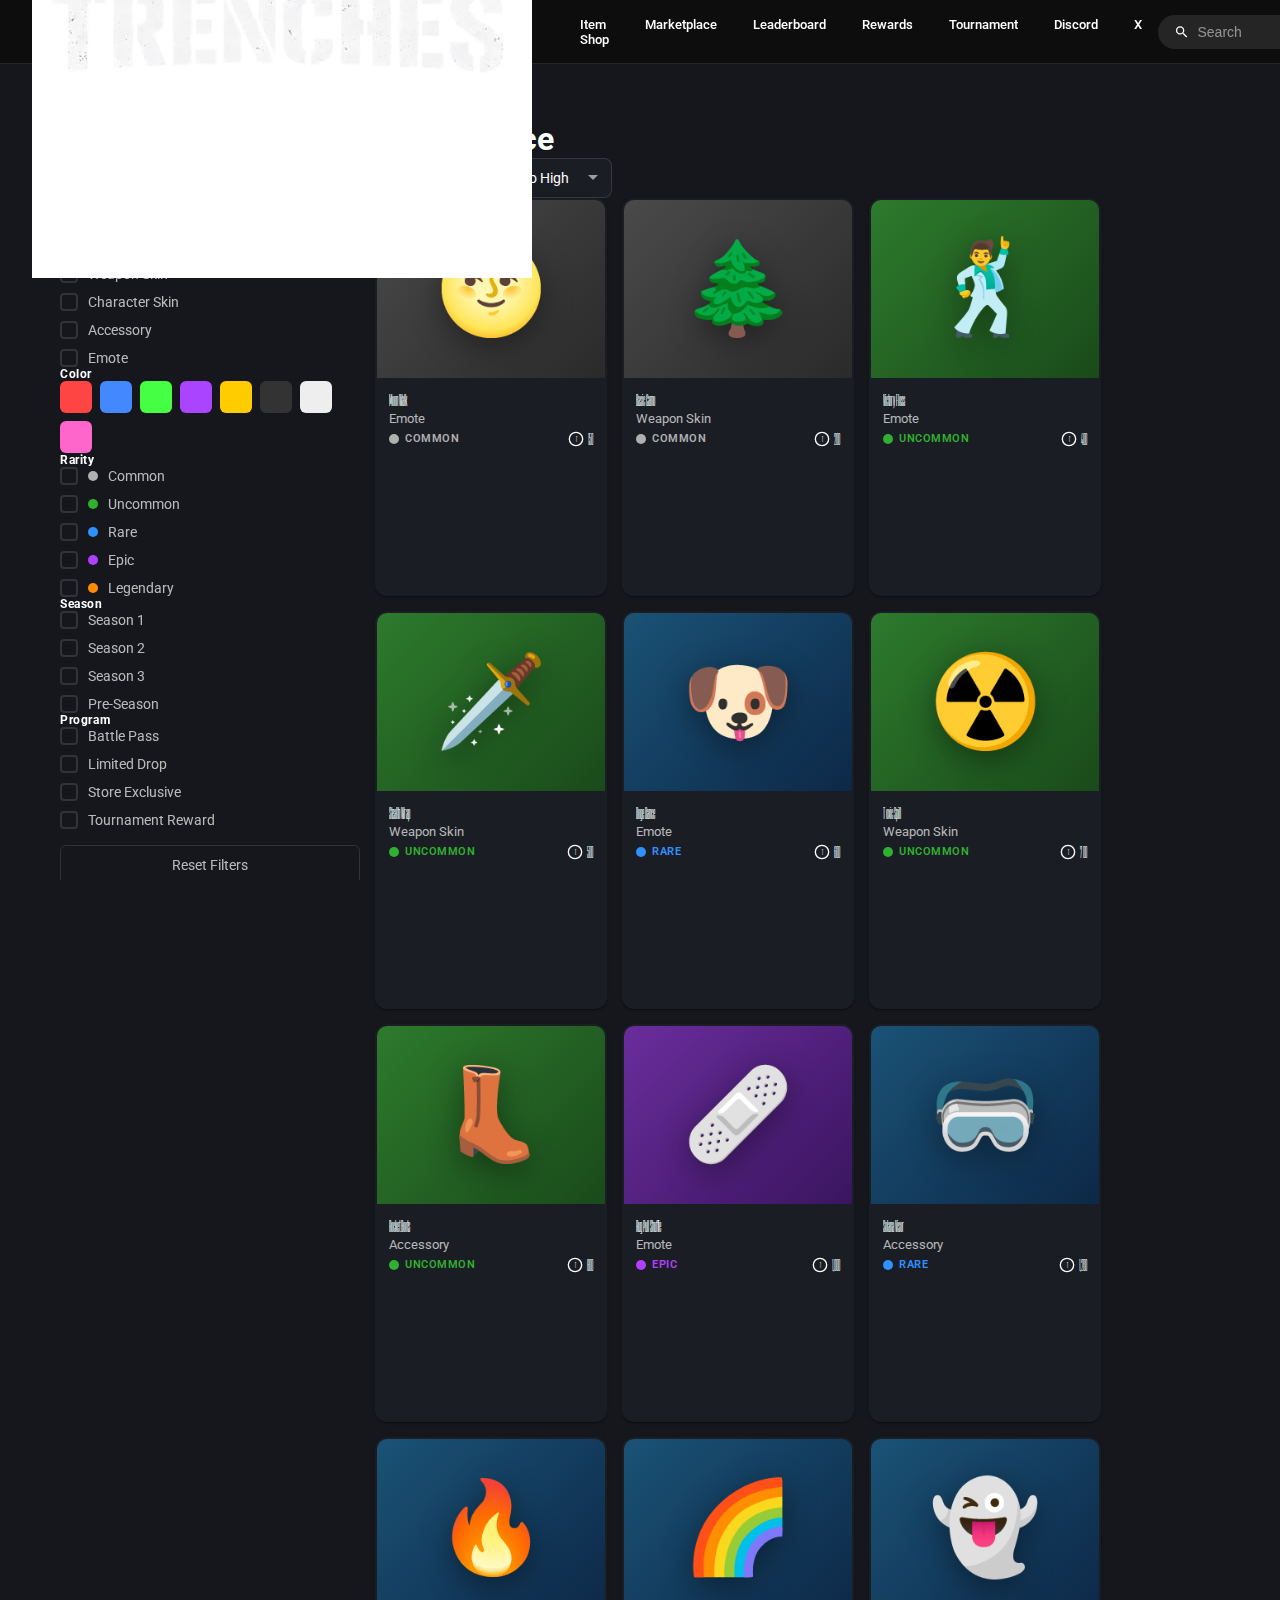
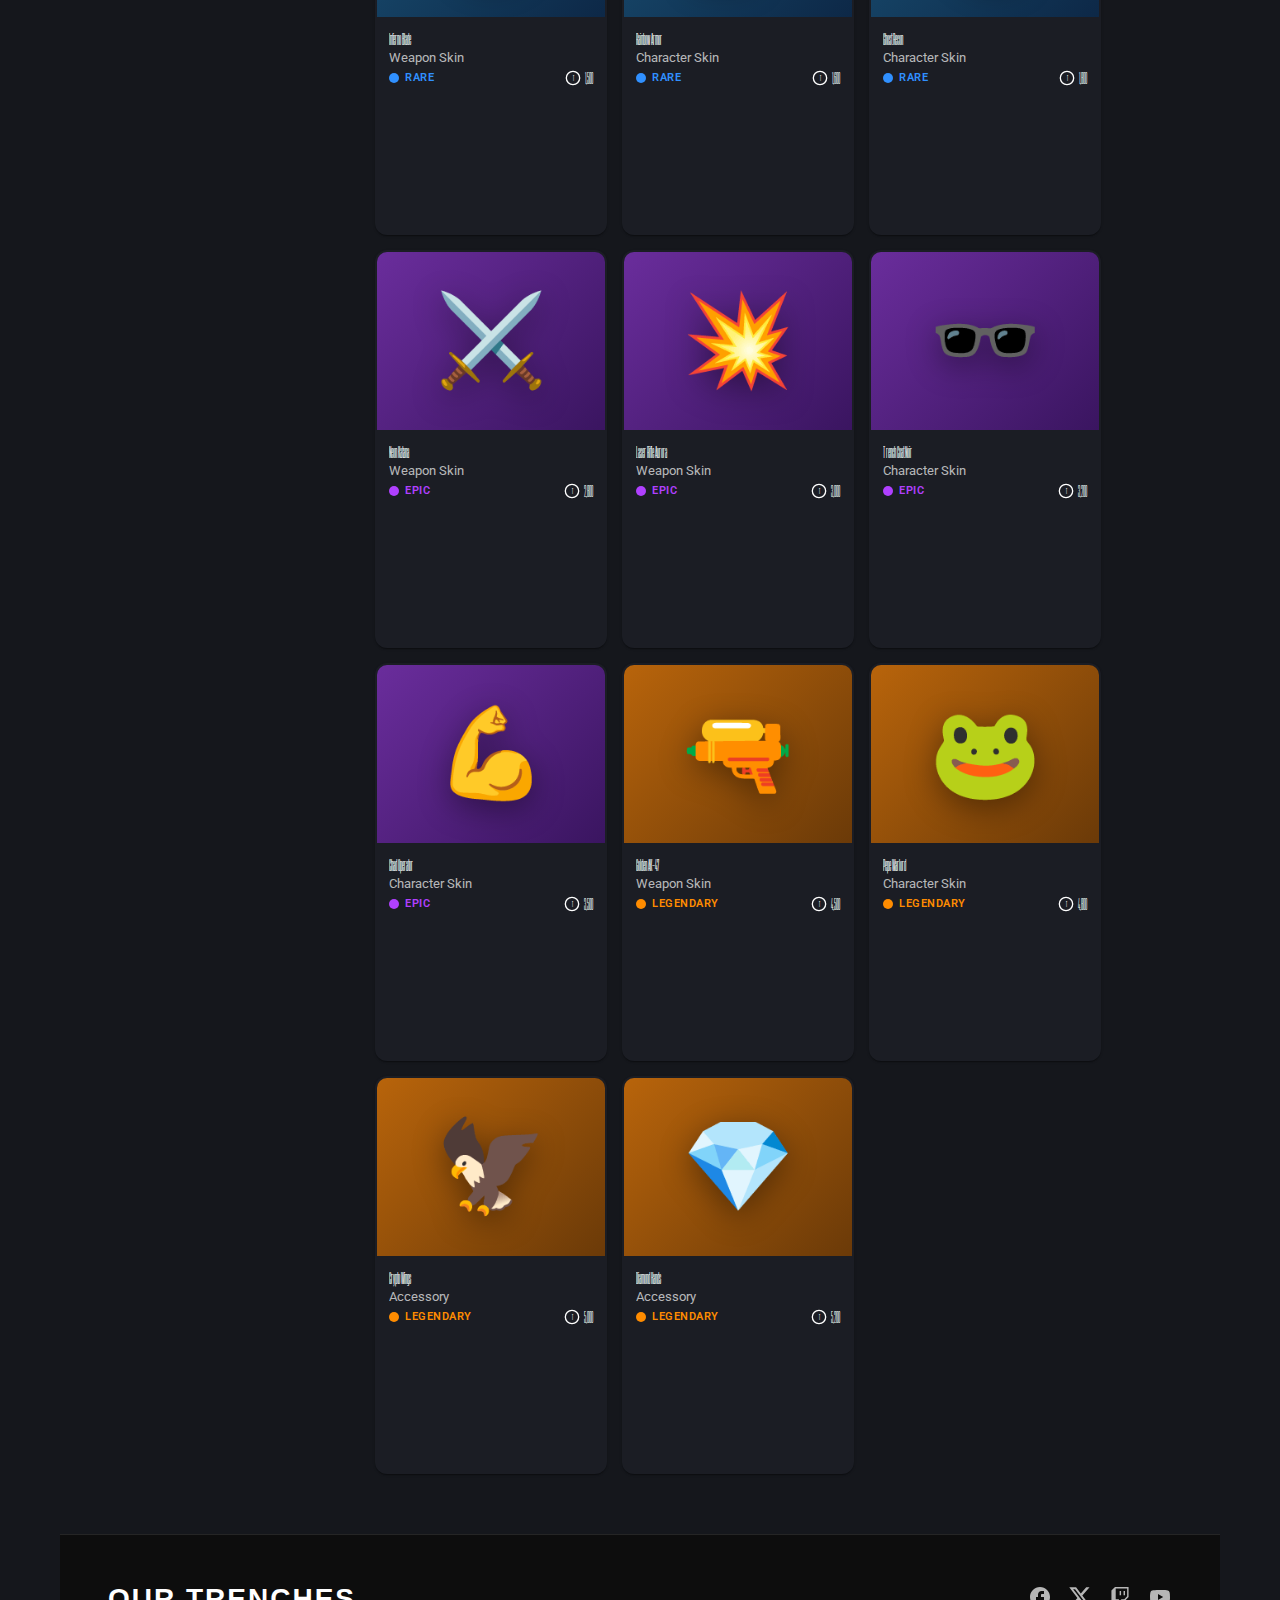
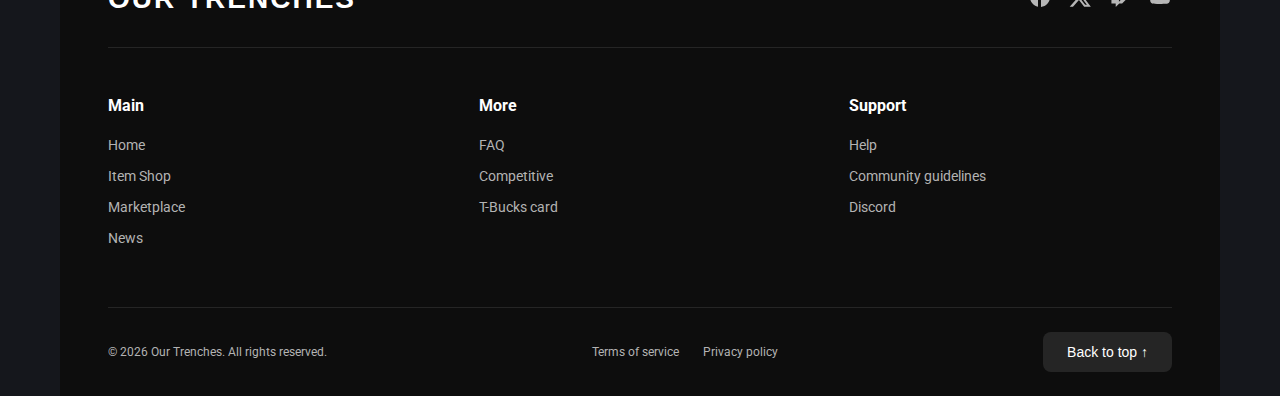
<file: marketplace.html>
<!DOCTYPE html>
<html lang="en">
<head>
    <meta charset="UTF-8">
    <meta name="viewport" content="width=device-width, initial-scale=1.0">
    <title>Marketplace - Trenches Battle Royale</title>
    <meta name="description" content="Trenches Marketplace - Buy, sell, and trade collectible in-game items on the Solana blockchain.">
    <link rel="icon" type="image/jpeg" href="favicon.jpg">
    <link rel="stylesheet" href="style.css">
    <link rel="stylesheet" href="marketplace.css">
</head>
<body class="marketplace-page">
    <!-- Navigation -->
    <nav class="main-nav">
        <div class="nav-container">
            <div class="nav-left">
                <a href="/" class="brand-logo">
                    <img src="trenches-logo.png" alt="TRENCHES" class="nav-logo-img">
                </a>
                <ul class="nav-links">
                    <li><a href="item-shop.html">Item Shop</a></li>
                    <li><a href="marketplace.html" class="active">Marketplace</a></li>
                    <li><a href="#">Leaderboard</a></li>
                    <li><a href="#">Rewards</a></li>
                    <li><a href="#">Tournament</a></li>
                    <li><a href="https://discord.gg/trenches" target="_blank">Discord</a></li>
                    <li><a href="https://x.com/thetrenchesgame" target="_blank">X</a></li>
                </ul>
            </div>
            <div class="nav-right">
                <div class="search-box">
                    <svg class="search-icon" viewBox="0 0 24 24" width="18" height="18">
                        <path fill="currentColor" d="M15.5 14h-.79l-.28-.27C15.41 12.59 16 11.11 16 9.5 16 5.91 13.09 3 9.5 3S3 5.91 3 9.5 5.91 16 9.5 16c1.61 0 3.09-.59 4.23-1.57l.27.28v.79l5 4.99L20.49 19l-4.99-5zm-6 0C7.01 14 5 11.99 5 9.5S7.01 5 9.5 5 14 7.01 14 9.5 11.99 14 9.5 14z"/>
                    </svg>
                    <input type="text" placeholder="Search">
                </div>
                <button class="globe-btn">
                    <svg viewBox="0 0 24 24" width="20" height="20">
                        <path fill="currentColor" d="M12 2C6.48 2 2 6.48 2 12s4.48 10 10 10 10-4.48 10-10S17.52 2 12 2zm-1 17.93c-3.95-.49-7-3.85-7-7.93 0-.62.08-1.21.21-1.79L9 15v1c0 1.1.9 2 2 2v1.93zm6.9-2.54c-.26-.81-1-1.39-1.9-1.39h-1v-3c0-.55-.45-1-1-1H8v-2h2c.55 0 1-.45 1-1V7h2c1.1 0 2-.9 2-2v-.41c2.93 1.19 5 4.06 5 7.41 0 2.08-.8 3.97-2.1 5.39z"/>
                    </svg>
                </button>
                <a href="#" class="sign-in-btn">Sign in</a>
                <a href="#" class="download-btn">Download</a>
            </div>
        </div>
    </nav>

    <!-- Marketplace Content -->
    <div class="marketplace-wrapper">
        <div class="marketplace-layout">
            <!-- Left Sidebar -->
            <aside class="marketplace-sidebar">
                <div class="sidebar-inner">
                    <a href="marketplace.html?collection=true" class="my-collection-btn" id="my-collection-btn">
                        <svg viewBox="0 0 24 24" width="20" height="20"><path fill="currentColor" d="M20 2H4c-1.1 0-2 .9-2 2v16c0 1.1.9 2 2 2h16c1.1 0 2-.9 2-2V4c0-1.1-.9-2-2-2zm-8 2c1.66 0 3 1.34 3 3s-1.34 3-3 3-3-1.34-3-3 1.34-3 3-3zm6 16H6v-1c0-2 4-3.1 6-3.1S18 17 18 19v1z"/></svg>
                        My Collection
                    </a>

                    <div class="filter-search">
                        <svg viewBox="0 0 24 24" width="16" height="16" class="filter-search-icon"><path fill="currentColor" d="M15.5 14h-.79l-.28-.27C15.41 12.59 16 11.11 16 9.5 16 5.91 13.09 3 9.5 3S3 5.91 3 9.5 5.91 16 9.5 16c1.61 0 3.09-.59 4.23-1.57l.27.28v.79l5 4.99L20.49 19l-4.99-5zm-6 0C7.01 14 5 11.99 5 9.5S7.01 5 9.5 5 14 7.01 14 9.5 11.99 14 9.5 14z"/></svg>
                        <input type="text" placeholder="Search items..." id="marketplace-search">
                    </div>

                    <div class="filter-group">
                        <h3 class="filter-title">Price (T-Bucks)</h3>
                        <div class="filter-price-inputs">
                            <input type="number" placeholder="Min" id="price-min">
                            <span class="price-separator">&ndash;</span>
                            <input type="number" placeholder="Max" id="price-max">
                        </div>
                    </div>

                    <div class="filter-group">
                        <h3 class="filter-title">Item Type</h3>
                        <div class="filter-options" id="type-filters"></div>
                    </div>

                    <div class="filter-group">
                        <h3 class="filter-title">Color</h3>
                        <div class="filter-colors" id="color-filters"></div>
                    </div>

                    <div class="filter-group">
                        <h3 class="filter-title">Rarity</h3>
                        <div class="filter-options" id="rarity-filters"></div>
                    </div>

                    <div class="filter-group">
                        <h3 class="filter-title">Season</h3>
                        <div class="filter-options" id="season-filters"></div>
                    </div>

                    <div class="filter-group">
                        <h3 class="filter-title">Program</h3>
                        <div class="filter-options" id="program-filters"></div>
                    </div>

                    <button class="filter-reset-btn" id="reset-filters">Reset Filters</button>
                </div>
            </aside>

            <!-- Main Content -->
            <div class="marketplace-content">
                <div class="marketplace-header">
                    <h1 class="marketplace-title" id="marketplace-title">Marketplace</h1>
                    <div class="marketplace-controls">
                        <span class="results-count" id="results-count">20 items</span>
                        <select class="sort-select" id="sort-select">
                            <option value="price-asc">Price: Low to High</option>
                            <option value="price-desc">Price: High to Low</option>
                            <option value="name-asc">Name: A-Z</option>
                            <option value="rarity-desc">Rarity: High to Low</option>
                            <option value="newest">Newest First</option>
                        </select>
                    </div>
                </div>

                <div class="marketplace-grid" id="marketplace-grid"></div>
            </div>
        </div>
    </div>

    <!-- Footer -->
    <footer class="main-footer">
        <div class="footer-top">
            <a href="/" class="footer-logo">OUR TRENCHES</a>
            <div class="social-links">
                <a href="#" class="social-icon"><svg viewBox="0 0 24 24" width="24" height="24"><path fill="currentColor" d="M22 12c0-5.52-4.48-10-10-10S2 6.48 2 12c0 4.84 3.44 8.87 8 9.8V15H8v-3h2V9.5C10 7.57 11.57 6 13.5 6H16v3h-2c-.55 0-1 .45-1 1v2h3v3h-3v6.95c5.05-.5 9-4.76 9-9.95z"/></svg></a>
                <a href="https://x.com/thetrenchesgame" target="_blank" class="social-icon"><svg viewBox="0 0 24 24" width="24" height="24"><path fill="currentColor" d="M18.244 2.25h3.308l-7.227 8.26 8.502 11.24H16.17l-5.214-6.817L4.99 21.75H1.68l7.73-8.835L1.254 2.25H8.08l4.713 6.231zm-1.161 17.52h1.833L7.084 4.126H5.117z"/></svg></a>
                <a href="https://discord.gg/trenches" target="_blank" class="social-icon"><svg viewBox="0 0 24 24" width="24" height="24"><path fill="currentColor" d="M11.64 5.93h1.43v4.28h-1.43m3.93-4.28H17v4.28h-1.43M7 2L3.43 5.57v12.86h4.28V22l3.58-3.57h2.85L20.57 12V2m-1.43 9.29l-2.85 2.85h-2.86l-2.5 2.5v-2.5H7.71V3.43h11.43z"/></svg></a>
                <a href="#" class="social-icon"><svg viewBox="0 0 24 24" width="24" height="24"><path fill="currentColor" d="M10 15l5.19-3L10 9v6m11.56-7.83c.13.47.22 1.1.28 1.9.07.8.1 1.49.1 2.09L22 12c0 2.19-.16 3.8-.44 4.83-.25.9-.83 1.48-1.73 1.73-.47.13-1.33.22-2.65.28-1.3.07-2.49.1-3.59.1L12 19c-4.19 0-6.8-.16-7.83-.44-.9-.25-1.48-.83-1.73-1.73-.13-.47-.22-1.1-.28-1.9-.07-.8-.1-1.49-.1-2.09L2 12c0-2.19.16-3.8.44-4.83.25-.9.83-1.48 1.73-1.73.47-.13 1.33-.22 2.65-.28 1.3-.07 2.49-.1 3.59-.1L12 5c4.19 0 6.8.16 7.83.44.9.25 1.48.83 1.73 1.73z"/></svg></a>
            </div>
        </div>
        <div class="footer-links">
            <div class="footer-column">
                <h4>Main</h4>
                <ul>
                    <li><a href="/">Home</a></li>
                    <li><a href="item-shop.html">Item Shop</a></li>
                    <li><a href="marketplace.html">Marketplace</a></li>
                    <li><a href="#">News</a></li>
                </ul>
            </div>
            <div class="footer-column">
                <h4>More</h4>
                <ul>
                    <li><a href="#">FAQ</a></li>
                    <li><a href="#">Competitive</a></li>
                    <li><a href="#">T-Bucks card</a></li>
                </ul>
            </div>
            <div class="footer-column">
                <h4>Support</h4>
                <ul>
                    <li><a href="#">Help</a></li>
                    <li><a href="#">Community guidelines</a></li>
                    <li><a href="https://discord.gg/trenches" target="_blank">Discord</a></li>
                </ul>
            </div>
        </div>
        <div class="footer-bottom">
            <p class="copyright">&copy; 2026 Our Trenches. All rights reserved.</p>
            <div class="footer-legal">
                <a href="#">Terms of service</a>
                <a href="#">Privacy policy</a>
            </div>
            <button class="back-to-top" onclick="window.scrollTo({top:0,behavior:'smooth'})">Back to top &uarr;</button>
        </div>
    </footer>

    <script src="marketplace-data.js"></script>
    <script src="marketplace.js"></script>
</body>
</html>
</file>
<file: style.css>
/* Our Trenches - EXACT ipodotrun_v2 Carousel Replica */

* {
    margin: 0;
    padding: 0;
    box-sizing: border-box;
}

:root {
    --bg-primary: #0d0d0d;
    --bg-secondary: #121212;
    --bg-card: #1a1a1a;
    --text-primary: #ffffff;
    --text-secondary: #b3b3b3;
    --accent-yellow: #f5f525;
    --accent-blue: #2563eb;
}

html {
    scroll-behavior: smooth;
}

body {
    font-family: 'Inter', -apple-system, BlinkMacSystemFont, 'Segoe UI', Roboto, sans-serif;
    background: var(--bg-primary);
    color: var(--text-primary);
    line-height: 1.5;
    overflow-x: hidden;
}

/* ===== NAVIGATION ===== */
.main-nav {
    position: fixed;
    top: 0;
    left: 0;
    right: 0;
    z-index: 1000;
    background: rgba(13, 13, 13, 0.95);
    backdrop-filter: blur(10px);
    height: 64px;
    border-bottom: 1px solid rgba(255,255,255,0.1);
}

.nav-container {
    max-width: 100%;
    height: 100%;
    display: flex;
    align-items: center;
    justify-content: space-between;
    padding: 0 24px;
}

.nav-left {
    display: flex;
    align-items: center;
    gap: 8px;
}

.epic-dropdown {
    display: flex;
    align-items: center;
    gap: 4px;
    padding: 8px 12px;
    cursor: pointer;
    border-radius: 4px;
}

.epic-dropdown:hover {
    background: rgba(255,255,255,0.1);
}

.epic-logo-box {
    width: 32px;
    height: 32px;
    background: linear-gradient(135deg, #667eea 0%, #764ba2 100%);
    border-radius: 6px;
    display: flex;
    align-items: center;
    justify-content: center;
    font-weight: 700;
    font-size: 12px;
}

.dropdown-icon {
    opacity: 0.7;
}

.brand-logo {
    font-family: 'Teko', sans-serif;
    font-size: 28px;
    font-weight: 700;
    color: var(--text-primary);
    text-decoration: none;
    letter-spacing: 2px;
    margin-left: 8px;
    margin-right: 24px;
}

.nav-links {
    display: flex;
    list-style: none;
    gap: 4px;
}

.nav-links li a {
    display: flex;
    align-items: center;
    gap: 4px;
    padding: 8px 16px;
    color: var(--text-primary);
    text-decoration: none;
    font-size: 13px;
    font-weight: 500;
    border-radius: 4px;
    transition: background 0.2s;
}

.nav-links li a:hover {
    background: rgba(255,255,255,0.1);
}

.nav-right {
    display: flex;
    align-items: center;
    gap: 12px;
}

.search-box {
    display: flex;
    align-items: center;
    background: rgba(255,255,255,0.1);
    border-radius: 24px;
    padding: 8px 16px;
    gap: 8px;
    min-width: 200px;
}

.search-box input {
    background: none;
    border: none;
    outline: none;
    color: var(--text-primary);
    font-size: 14px;
    width: 100%;
}

.search-box input::placeholder {
    color: rgba(255,255,255,0.5);
}

.globe-btn {
    background: none;
    border: none;
    color: var(--text-primary);
    cursor: pointer;
    padding: 8px;
    border-radius: 4px;
}

.sign-in-btn {
    color: var(--text-primary);
    text-decoration: none;
    font-size: 14px;
    font-weight: 500;
    padding: 10px 20px;
}

.download-btn {
    background: var(--accent-yellow);
    color: var(--bg-primary);
    text-decoration: none;
    font-size: 14px;
    font-weight: 600;
    padding: 10px 20px;
    border-radius: 8px;
}

/* ===== HERO SECTION WITH BACKGROUND ===== */
.hero-section {
    position: relative;
    min-height: 500px;
    padding-top: 80px;
    padding-bottom: 0;
    display: flex;
    flex-direction: column;
    align-items: center;
    justify-content: flex-start;
    overflow: hidden;
}

.hero-background {
    position: absolute;
    top: 0;
    left: 0;
    right: 0;
    bottom: 0;
    z-index: 0;
    overflow: hidden;
}

.hero-bg-image {
    width: 100%;
    height: 100%;
    object-fit: cover;
    object-position: 50% -16%;
    transform: scale(1);
    transform-origin: center center;
}

.hero-overlay {
    position: absolute;
    inset: 0;
    background: linear-gradient(180deg, 
        rgba(0,0,0,0.3) 0%, 
        rgba(0,0,0,0.5) 50%,
        rgba(13,13,13,1) 100%
    );
}

.hero-text-content {
    position: relative;
    z-index: 5;
    text-align: center;
    padding: 200px 20px 20px;
}

.hero-title {
    font-family: 'Teko', sans-serif;
    font-size: 72px;
    font-weight: 700;
    letter-spacing: 4px;
    color: #fff;
    text-shadow: 0 0 40px rgba(37, 99, 235, 0.5), 0 0 80px rgba(37, 99, 235, 0.3);
    margin-bottom: 24px;
}

/* Epic Games Download Button */
.epic-download-btn {
    display: inline-flex;
    align-items: center;
    gap: 12px;
    background: #2a2a2a;
    color: #fff;
    padding: 16px 32px;
    border-radius: 8px;
    text-decoration: none;
    font-size: 16px;
    font-weight: 600;
    transition: all 0.3s ease;
    border: 1px solid rgba(255,255,255,0.1);
}

.epic-download-btn:hover {
    background: #3a3a3a;
    transform: translateY(-2px);
    box-shadow: 0 10px 30px rgba(0,0,0,0.4);
}

.epic-btn-logo {
    width: 40px;
    height: auto;
    border-radius: 4px;
}

/* ===== 3D CAROUSEL - EXACT IPODOTRUN REPLICA ===== */
.carousel-container {
    position: relative;
    width: 100%;
    display: flex;
    align-items: center;
    justify-content: center;
    overflow: visible;
    padding: 40px 16px;
    z-index: 10;
    background: var(--bg-primary);
}

.carousel-wrapper {
    position: relative;
    width: 100%;
    min-height: 450px;
}

@media (min-width: 1280px) {
    .carousel-wrapper {
        min-height: 350px;
    }
}

@media (min-width: 1536px) {
    .carousel-wrapper {
        min-height: 450px;
    }
}

.carousel-track {
    position: absolute;
    inset: 0;
    display: flex;
    align-items: center;
    justify-content: center;
    z-index: 10;
}

/* Individual carousel card - EXACT sizing from ipodotrun */
.carousel-card {
    position: absolute;
    transition: all 700ms ease-out;
    width: 280px;
    height: 340px;
    overflow: hidden;
    cursor: pointer;
}

@media (min-width: 640px) {
    .carousel-card {
        width: 320px;
        height: 380px;
    }
}

@media (min-width: 1024px) {
    .carousel-card {
        width: 300px;
        height: 360px;
    }
}

@media (min-width: 1280px) {
    .carousel-card {
        width: 340px;
        height: 400px;
    }
}

@media (min-width: 1536px) {
    .carousel-card {
        width: 380px;
        height: 440px;
    }
}

/* Card inner - black/90 background with blur */
.card-inner {
    width: 100%;
    height: 100%;
    border-radius: 20px;
    background: rgba(0, 0, 0, 0.9);
    backdrop-filter: blur(10px);
    border: 0;
    box-shadow: 0 25px 50px -12px rgba(0, 0, 0, 0.25);
    user-select: none;
}

.card-content {
    padding: 16px 20px;
    width: 100%;
    height: 100%;
    display: flex;
    flex-direction: column;
    justify-content: space-between;
}

@media (min-width: 640px) {
    .card-content {
        padding: 20px;
    }
}

/* Card top row - icons left, status right */
.card-top-row {
    display: flex;
    flex-direction: row;
    align-items: center;
    justify-content: space-between;
}

.card-social-icons {
    display: flex;
    flex-direction: row;
    align-items: center;
    gap: 8px;
    position: relative;
    z-index: 10;
}

.social-link {
    color: rgba(255, 255, 255, 0.6);
    transition: color 0.2s;
}

.social-link:hover {
    color: #fff;
}

.social-link svg {
    width: 16px;
    height: 16px;
}

/* Status badges */
.card-status {
    padding: 4px 8px;
    border-radius: 9999px;
    font-size: 10px;
    font-weight: 500;
    white-space: nowrap;
}

.card-status.live {
    background: rgba(34, 197, 94, 0.2);
    color: rgb(74, 222, 128);
}

.card-status.pending {
    background: rgba(234, 179, 8, 0.2);
    color: rgb(250, 204, 21);
}

/* Card middle section */
.card-middle {
    display: flex;
    flex-direction: column;
    align-items: center;
    gap: 12px;
    overflow: hidden;
}

.card-avatar {
    width: 90px;
    height: 90px;
    border-radius: 50%;
    flex-shrink: 0;
    pointer-events: none;
    overflow: hidden;
    background: rgba(255, 255, 255, 0.1);
}

@media (min-width: 640px) {
    .card-avatar {
        width: 100px;
        height: 100px;
    }
}

.card-avatar img {
    width: 100%;
    height: 100%;
    object-fit: cover;
}

.card-avatar.placeholder {
    display: flex;
    align-items: center;
    justify-content: center;
    background: linear-gradient(135deg, rgba(255,255,255,0.1) 0%, rgba(255,255,255,0.05) 100%);
}

.card-avatar.placeholder span {
    font-size: 32px;
    font-weight: bold;
    color: rgba(255,255,255,0.3);
}

.card-ticker {
    font-size: 12px;
    color: rgba(255, 255, 255, 0.5);
    font-family: monospace;
}

.card-name {
    font-size: 18px;
    font-weight: 700;
    color: #fff;
    text-align: center;
    font-family: helvetica, sans-serif;
}

@media (min-width: 640px) {
    .card-name {
        font-size: 20px;
    }
}

.card-description {
    font-size: 12px;
    color: rgba(255, 255, 255, 0.6);
    text-align: center;
    line-height: 1.5;
}

@media (min-width: 640px) {
    .card-description {
        font-size: 14px;
    }
}

.card-bottom {
    height: 16px;
}

/* Navigation arrows - EXACT heaven.xyz style */
.carousel-arrow {
    position: absolute;
    top: 50%;
    transform: translateY(-50%);
    width: 36px;
    height: 36px;
    border-radius: 50%;
    background: #000;
    border: none;
    cursor: pointer;
    display: none;
    align-items: center;
    justify-content: center;
    z-index: 20;
    transition: background 0.2s;
    color: #fff;
    padding: 0;
}

@media (min-width: 640px) {
    .carousel-arrow {
        display: flex;
    }
}

.carousel-arrow:hover {
    background: rgba(0, 0, 0, 0.8);
}

.carousel-arrow.left {
    left: -8px;
}

.carousel-arrow.right {
    right: -8px;
}

/* ===== FEATURES SECTION - EXACT Fortnite Layout ===== */
.features-section {
    padding: 80px 0;
    background: var(--bg-primary);
    overflow: hidden;
}

.features-header {
    text-align: center;
    margin-bottom: 60px;
    padding: 0 24px;
}

.features-title {
    font-family: 'Inter', sans-serif;
    font-size: 38px;
    font-weight: 900;
    font-style: italic;
    color: #fff;
    margin-bottom: 16px;
}

.features-subtitle {
    font-size: 14px;
    color: rgba(255,255,255,0.5);
    max-width: 480px;
    margin: 0 auto;
    line-height: 1.6;
}

/* Feature Row - EXACT Fortnite positioning */
.feature-row {
    display: flex;
    align-items: center;
    margin-bottom: 40px;
    padding: 0;
}

/* Row 1: Text on left edge, Image on right edge */
.feature-row:not(.reverse) .feature-text {
    width: 30%;
    padding: 0 0 0 80px;
}

.feature-row:not(.reverse) .feature-image {
    width: 50%;
    margin-left: auto;
}

/* Row 2: Image on left edge, Text on right edge */
.feature-row.reverse {
    flex-direction: row;
}

.feature-row.reverse .feature-image {
    width: 50%;
}

.feature-row.reverse .feature-text {
    width: 30%;
    margin-left: auto;
    padding: 0 80px 0 60px;
}

/* Text Styles - EXACT Fortnite */
.feature-heading {
    font-family: 'Inter', sans-serif;
    font-size: 24px;
    font-weight: 900;
    font-style: italic;
    color: #fff;
    margin-bottom: 16px;
    text-transform: uppercase;
}

.feature-description {
    font-size: 14px;
    color: rgba(255,255,255,0.6);
    line-height: 1.6;
    margin-bottom: 24px;
}

.feature-btn {
    display: inline-block;
    background: var(--accent-yellow);
    color: #000;
    padding: 12px 20px;
    border-radius: 4px;
    text-decoration: none;
    font-size: 12px;
    font-weight: 700;
    text-transform: uppercase;
    letter-spacing: 0.5px;
    transition: all 0.2s ease;
}

.feature-btn:hover {
    transform: scale(1.02);
    box-shadow: 0 5px 20px rgba(245, 245, 37, 0.3);
}

/* Image - extends to edge */
.feature-img {
    width: 100%;
    height: auto;
    border-radius: 8px;
    display: block;
    object-fit: cover;
}

.feature-img-placeholder {
    width: 100%;
    aspect-ratio: 16/9;
    border-radius: 8px;
    display: flex;
    align-items: center;
    justify-content: center;
    font-size: 48px;
}

/* Responsive */
@media (max-width: 1024px) {
    .feature-row:not(.reverse) .feature-text,
    .feature-row.reverse .feature-text {
        width: 40%;
        padding: 0 40px;
    }
    
    .feature-row:not(.reverse) .feature-image,
    .feature-row.reverse .feature-image {
        width: 55%;
    }
}

@media (max-width: 768px) {
    .features-title {
        font-size: 28px;
    }
    
    .feature-row,
    .feature-row.reverse {
        flex-direction: column;
        gap: 24px;
    }
    
    .feature-row:not(.reverse) .feature-text,
    .feature-row.reverse .feature-text {
        width: 100%;
        padding: 0 24px;
        order: 2;
    }
    
    .feature-row:not(.reverse) .feature-image,
    .feature-row.reverse .feature-image {
        width: 100%;
        margin: 0;
        order: 1;
    }
}

/* ===== FOOTER ===== */
.main-footer {
    background: var(--bg-primary);
    padding: 48px 48px 24px;
    border-top: 1px solid rgba(255,255,255,0.1);
}

.footer-top {
    display: flex;
    justify-content: space-between;
    align-items: center;
    padding-bottom: 32px;
    border-bottom: 1px solid rgba(255,255,255,0.1);
}

.footer-logo {
    font-family: 'Teko', sans-serif;
    font-size: 28px;
    font-weight: 700;
    color: var(--text-primary);
    text-decoration: none;
    letter-spacing: 2px;
}

.social-links {
    display: flex;
    gap: 16px;
}

.social-icon {
    color: var(--text-primary);
    opacity: 0.7;
    transition: opacity 0.2s;
}

.social-icon:hover {
    opacity: 1;
}

.footer-links {
    display: grid;
    grid-template-columns: repeat(3, 1fr);
    gap: 48px;
    padding: 48px 0;
    border-bottom: 1px solid rgba(255,255,255,0.1);
}

.footer-column h4 {
    font-size: 16px;
    font-weight: 700;
    margin-bottom: 20px;
}

.footer-column ul {
    list-style: none;
}

.footer-column li {
    margin-bottom: 12px;
}

.footer-column a {
    color: var(--text-secondary);
    text-decoration: none;
    font-size: 14px;
}

.footer-column a:hover {
    color: var(--text-primary);
}

.footer-bottom {
    display: flex;
    justify-content: space-between;
    align-items: center;
    padding-top: 24px;
    flex-wrap: wrap;
    gap: 16px;
}

.copyright {
    font-size: 12px;
    color: var(--text-secondary);
}

.footer-legal {
    display: flex;
    gap: 24px;
}

.footer-legal a {
    color: var(--text-secondary);
    text-decoration: none;
    font-size: 12px;
}

.back-to-top {
    background: rgba(255,255,255,0.1);
    border: none;
    color: var(--text-primary);
    padding: 12px 24px;
    border-radius: 8px;
    font-size: 14px;
    cursor: pointer;
}

/* ===== RESPONSIVE ===== */
@media (max-width: 1200px) {
    .nav-links { display: none; }
}

@media (max-width: 768px) {
    .search-box { display: none; }
    .footer-links { grid-template-columns: 1fr; }
    .footer-bottom { flex-direction: column; text-align: center; }
    .hero-title { font-size: 32px; letter-spacing: 2px; }
}
</file>
<file: marketplace.css>
/* ===== TRENCHES MARKETPLACE - EXACT CSFloat Replica ===== */

/* ===== FONTS ===== */
@import url('https://fonts.googleapis.com/css2?family=Roboto:wght@400;500;700&display=swap');
@font-face {
    font-family: 'HeadingNowVariable';
    font-style: normal;
    font-stretch: normal;
    font-display: swap;
    src: url('HeadingNowVariable.woff2') format('woff2');
}

@font-face {
    font-family: 'HeadingNowVariable';
    font-style: italic;
    font-stretch: normal;
    font-display: swap;
    src: url('HeadingNowVariableItalic.woff2') format('woff2');
}

/* ===== CSS VARIABLES - Exact CSFloat Colors ===== */
:root {
    --csfloat-bg: rgb(21, 23, 28);
    --csfloat-card-bg: rgb(27, 29, 36);
    --csfloat-input-bg: rgba(193, 206, 255, 0.04);
    --csfloat-text-white: rgb(255, 255, 255);
    --csfloat-text-muted: rgba(255, 255, 255, 0.7);
    --csfloat-text-dim: rgba(255, 255, 255, 0.5);
    --csfloat-blue-primary: rgb(51, 153, 255);
    --csfloat-blue-accent: rgb(30, 144, 255);
    --csfloat-orange: rgb(255, 120, 44);
    --csfloat-gold: oklch(0.88 0.161 109.3);
    --csfloat-green: rgb(75, 235, 100);
    --csfloat-red: rgb(235, 75, 75);
    --csfloat-border: rgba(255, 255, 255, 0.12);
    --csfloat-border-light: rgba(255, 255, 255, 0.08);
    --wear-gradient: linear-gradient(to right, rgb(217, 187, 165), rgb(229, 144, 59), rgb(219, 89, 119), rgb(103, 117, 225));
}

/* ===== PAGE LAYOUT - Exact CSFloat ===== */
.marketplace-page {
    background-color: var(--csfloat-bg);
    min-height: 100vh;
    padding: 0 60px;
    font-family: Roboto, "Helvetica Neue", sans-serif;
    color: var(--csfloat-text-white);
    font-size: 16px;
    font-weight: 400;
    line-height: normal;
    zoom: 1 !important; /* Override the 0.65 zoom from style.css */
}

.marketplace-page .main-nav {
    zoom: 1 !important; /* Keep nav at normal size too */
}

/* Navigation uses site default styles from style.css */

/* ===== CATEGORY BAR ===== */
.category-bar {
    position: fixed;
    top: 64px; /* Below nav (no zoom adjustment needed now) */
    left: 0;
    right: 0;
    z-index: 199;
    height: 38px;
    display: flex;
    align-items: center;
    gap: 8px;
    padding: 0 60px;
    background: var(--csfloat-bg);
    border-bottom: 1px solid var(--csfloat-border);
}

.category-btn {
    display: inline-flex;
    align-items: center;
    gap: 6px;
    height: 32px;
    padding: 0 8px;
    background: transparent;
    border: none;
    color: rgba(255, 255, 255, 0.7);
    font-family: Roboto, "Helvetica Neue", sans-serif;
    font-size: 14px;
    font-weight: 400;
    cursor: pointer;
    white-space: nowrap;
    transition: color 0.15s;
}

.category-btn:hover {
    color: var(--csfloat-text-white);
}

.category-btn.active {
    color: var(--csfloat-text-white);
}

.category-btn svg {
    width: 16px;
    height: 16px;
    opacity: 0.5;
}

/* ===== MAIN LAYOUT ===== */
.marketplace-wrapper {
    padding-top: 120px; /* 64px nav + 38px category + 18px gap */
    min-height: calc(100vh - 120px);
}

.marketplace-layout {
    display: flex;
    gap: 15px;
}

/* ===== SIDEBAR - Exact CSFloat 350px ===== */
.marketplace-sidebar {
    width: 350px;
    flex-shrink: 0;
    position: sticky;
    top: 120px;
    max-height: calc(100vh - 140px);
    overflow-y: auto;
    overflow-x: hidden;
    scrollbar-width: thin;
    scrollbar-color: rgba(255, 255, 255, 0.2) transparent;
}

.marketplace-sidebar::-webkit-scrollbar {
    width: 6px;
}

.marketplace-sidebar::-webkit-scrollbar-track {
    background: transparent;
}

.marketplace-sidebar::-webkit-scrollbar-thumb {
    background: rgba(255, 255, 255, 0.2);
    border-radius: 3px;
}

.sidebar-inner {
    display: flex;
    flex-direction: column;
    width: 100%;
}


/* ===== SEARCH INPUT - Exact CSFloat Style ===== */
.filter-search {
    margin-bottom: 28px;
}

.filter-search-container {
    display: flex;
    align-items: center;
    width: 100%;
    height: 44px;
    padding: 0 16px;
    background: var(--csfloat-input-bg);
    border: none;
    border-radius: 6px;
    box-sizing: border-box;
}

.filter-search-container:focus-within {
    outline: 2px solid var(--csfloat-blue-primary);
    outline-offset: -2px;
}

.filter-search-icon {
    color: rgb(255, 255, 255);
    flex-shrink: 0;
    width: 18px;
    height: 18px;
    margin: 0 8px 0 -4px;
}

.filter-search input {
    flex: 1;
    height: 24px;
    background: transparent;
    border: none;
    color: var(--csfloat-text-white);
    font-family: inherit;
    font-size: 16px;
    outline: none;
}

.filter-search input::placeholder {
    color: var(--csfloat-text-muted);
}

.filter-search-shortcut {
    display: flex;
    align-items: center;
    justify-content: center;
    width: 20px;
    height: 20px;
    background: rgba(193, 206, 255, 0.04);
    border: 0.666667px solid rgba(158, 167, 177, 0.15);
    border-radius: 6px;
    color: rgb(158, 167, 177);
    font-size: 14px;
    font-weight: 400;
    margin-left: 8px;
}

/* ===== FILTER SECTIONS - Exact CSFloat ===== */
.filter-section {
    border-bottom: none;
    margin-bottom: 0;
}

.filter-header {
    display: flex;
    justify-content: space-between;
    align-items: center;
    width: 100%;
    height: 15px;
    padding: 6px 0;
    cursor: pointer;
}

.filter-title {
    font-family: Roboto, "Helvetica Neue", sans-serif;
    font-size: 12px;
    font-weight: 700;
    text-transform: none;
    color: rgb(255, 255, 255);
    letter-spacing: 0.6px;
    margin: 0;
}

.filter-toggle {
    width: 18px;
    height: 18px;
    color: rgb(158, 167, 177);
    transition: transform 0.2s;
}

.filter-section.collapsed .filter-toggle {
    transform: rotate(180deg);
}

.filter-content {
    padding-top: 8px;
    padding-bottom: 24px;
}

.filter-section.collapsed .filter-content {
    display: none;
}

/* ===== PRICE FILTER - Exact CSFloat ===== */

/* Price Range Slider */
.price-slider-container {
    position: relative;
    width: 100%;
    height: 24px;
    margin-bottom: 20px;
}

.price-slider-track {
    position: absolute;
    top: 50%;
    left: 0;
    right: 0;
    height: 4px;
    background: rgba(255, 255, 255, 0.2);
    border-radius: 2px;
    transform: translateY(-50%);
}

.price-slider-fill {
    position: absolute;
    top: 50%;
    height: 4px;
    background: var(--csfloat-blue-primary);
    border-radius: 2px;
    transform: translateY(-50%);
    left: 0;
    right: 0;
}

.price-slider-thumb {
    position: absolute;
    top: 50%;
    width: 0;
    height: 0;
    border-left: 6px solid transparent;
    border-right: 6px solid transparent;
    border-top: 10px solid white;
    transform: translate(-50%, -50%);
    cursor: pointer;
    z-index: 2;
}

.price-slider-thumb.right {
    border-top: none;
    border-bottom: 10px solid white;
}

/* Price Inputs */
.price-inputs {
    display: flex;
    gap: 10px;
    margin-bottom: 16px;
    width: 100%;
}

.price-input-group {
    flex: 1;
    min-width: 0;
}

.price-input-label {
    display: block;
    font-family: Roboto, "Helvetica Neue", sans-serif;
    font-size: 12px;
    font-weight: 500;
    color: rgb(158, 167, 177);
    margin-bottom: 8px;
}

.price-input-wrapper {
    display: flex;
    align-items: center;
    width: 100%;
    height: 44px;
    padding: 0 12px;
    background: rgba(193, 206, 255, 0.04);
    border: none;
    border-radius: 6px;
    box-sizing: border-box;
}

.price-input-prefix {
    color: var(--csfloat-text-white);
    font-size: 16px;
    margin-right: 4px;
}

.price-input {
    flex: 1;
    width: 100%;
    height: 24px;
    padding: 0;
    background: transparent;
    border: none;
    color: var(--csfloat-text-white);
    font-family: inherit;
    font-size: 16px;
    outline: none;
}

.price-input::placeholder {
    color: var(--csfloat-text-muted);
}

.price-input-wrapper:focus-within {
    outline: 2px solid var(--csfloat-blue-primary);
    outline-offset: -2px;
}

/* Price Quick Filters - Exact CSFloat bubble buttons */
.price-quick-filters {
    display: flex;
    flex-wrap: nowrap;
    gap: 8px;
    margin-top: 4px;
}

.price-quick-btn {
    height: 26px;
    padding: 5px 6px;
    background: rgba(193, 206, 255, 0.04);
    border: 0.666667px solid transparent;
    border-radius: 12px;
    color: rgb(158, 167, 177);
    font-family: inherit;
    font-size: 12px;
    font-weight: 400;
    line-height: normal;
    cursor: pointer;
    transition: all 0.15s;
    white-space: nowrap;
    box-sizing: border-box;
}

.price-quick-btn:hover {
    border-color: rgb(158, 167, 177);
    color: rgb(255, 255, 255);
}

.price-quick-btn.active {
    background: var(--csfloat-blue-primary);
    border-color: var(--csfloat-blue-primary);
    color: #fff;
}

/* ===== WEAR SECTION - Exact CSFloat ===== */
.wear-slider-container {
    position: relative;
    width: 100%;
    margin-bottom: 20px;
}

.wear-bar {
    width: 100%;
    height: 7px;
    background: var(--wear-gradient);
    border-radius: 0;
}

.wear-slider-thumbs {
    position: absolute;
    top: 0;
    left: 0;
    right: 0;
    height: 7px;
}

.wear-thumb {
    position: absolute;
    top: -3px;
    width: 0;
    height: 0;
    border-left: 7px solid transparent;
    border-right: 7px solid transparent;
    border-top: 10px solid white;
    transform: translateX(-50%);
    cursor: pointer;
    z-index: 2;
}

.wear-thumb.right {
    border-top: none;
    border-bottom: 10px solid white;
    top: auto;
    bottom: -3px;
}

.wear-inputs {
    display: flex;
    gap: 10px;
    margin-bottom: 16px;
    width: 100%;
}

.wear-input-group {
    flex: 1;
    min-width: 0;
}

.wear-input-label {
    display: block;
    font-family: Roboto, "Helvetica Neue", sans-serif;
    font-size: 12px;
    font-weight: 500;
    color: rgb(158, 167, 177);
    margin-bottom: 8px;
}

.wear-input {
    width: 100%;
    height: 44px;
    padding: 0 12px;
    background: rgba(193, 206, 255, 0.04);
    border: none;
    border-radius: 6px;
    color: rgb(255, 255, 255);
    font-family: inherit;
    font-size: 16px;
    outline: none;
    box-sizing: border-box;
}

.wear-input:focus {
    outline: 2px solid var(--csfloat-blue-primary);
    outline-offset: -2px;
}

/* Wear Toggle Buttons (FN, MW, FT, WW, BS) - Exact CSFloat bubble */
.wear-toggles {
    display: flex;
    gap: 8px;
    flex-wrap: nowrap;
}

.wear-toggle-btn {
    height: 26px;
    padding: 5px 10px;
    background: rgba(193, 206, 255, 0.04);
    border: 0.666667px solid transparent;
    border-radius: 12px;
    color: rgb(158, 167, 177);
    font-family: inherit;
    font-size: 12px;
    font-weight: 400;
    line-height: normal;
    cursor: pointer;
    transition: all 0.15s;
    box-sizing: border-box;
}

.wear-toggle-btn:hover {
    border-color: rgb(158, 167, 177);
    color: rgb(255, 255, 255);
}

.wear-toggle-btn.active {
    background: var(--csfloat-blue-primary);
    border-color: var(--csfloat-blue-primary);
    color: #fff;
}

/* ===== RARITY BAR (Legacy) ===== */
.rarity-bar {
    height: 6px;
    border-radius: 3px;
    background: var(--wear-gradient);
    margin-bottom: 12px;
}

/* ===== CHECKBOX FILTERS - Exact CSFloat ===== */
.filter-options {
    display: flex;
    flex-direction: column;
    gap: 10px;
}

.filter-checkbox {
    display: flex;
    align-items: center;
    gap: 10px;
    cursor: pointer;
}

.filter-checkbox input[type="checkbox"] {
    width: 18px;
    height: 18px;
    appearance: none;
    border: 2px solid var(--csfloat-border);
    border-radius: 4px;
    background: transparent;
    cursor: pointer;
    position: relative;
    flex-shrink: 0;
}

.filter-checkbox input[type="checkbox"]:checked {
    background: var(--csfloat-blue-primary);
    border-color: var(--csfloat-blue-primary);
}

.filter-checkbox input[type="checkbox"]:checked::after {
    content: '';
    position: absolute;
    top: 2px;
    left: 5px;
    width: 4px;
    height: 8px;
    border: solid #fff;
    border-width: 0 2px 2px 0;
    transform: rotate(45deg);
}

.filter-checkbox .checkbox-label {
    font-size: 14px;
    color: rgba(255, 255, 255, 0.7);
}

.filter-checkbox:hover .checkbox-label {
    color: var(--csfloat-text-white);
}

.rarity-dot {
    width: 10px;
    height: 10px;
    border-radius: 50%;
    flex-shrink: 0;
}

/* ===== SPECIAL SECTION - Exact CSFloat ===== */
.special-options {
    display: flex;
    flex-wrap: wrap;
    width: 100%;
}

.special-checkbox {
    display: flex;
    align-items: center;
    gap: 10px;
    width: 50%;
    height: 40px;
    cursor: pointer;
    box-sizing: border-box;
}

.special-checkbox input[type="checkbox"] {
    width: 18px;
    height: 18px;
    appearance: none;
    border: 2px solid rgba(255, 255, 255, 0.7);
    border-radius: 5px;
    background: transparent;
    cursor: pointer;
    position: relative;
    flex-shrink: 0;
}

.special-checkbox input[type="checkbox"]:checked {
    background: var(--csfloat-blue-primary);
    border-color: var(--csfloat-blue-primary);
}

.special-checkbox input[type="checkbox"]:checked::after {
    content: '';
    position: absolute;
    top: 2px;
    left: 5px;
    width: 4px;
    height: 8px;
    border: solid #fff;
    border-width: 0 2px 2px 0;
    transform: rotate(45deg);
}

.special-label {
    font-size: 14px;
    font-weight: 400;
    color: rgb(255, 255, 255);
}

.special-label.stattrak {
    color: rgb(255, 120, 44);
    font-weight: 500;
}

.special-label.souvenir {
    color: oklch(0.88 0.161 109.3);
    font-weight: 500;
}

.special-label.highlight {
    color: rgb(255, 215, 170);
    font-weight: 500;
}

.special-checkbox:hover .special-label {
    opacity: 0.8;
}

/* ===== COLOR SWATCHES ===== */
.filter-colors {
    display: flex;
    flex-wrap: wrap;
    gap: 8px;
}

.color-swatch {
    width: 32px;
    height: 32px;
    border-radius: 6px;
    border: 2px solid transparent;
    cursor: pointer;
    transition: transform 0.15s;
}

.color-swatch:hover {
    transform: scale(1.1);
}

.color-swatch.active {
    border-color: var(--csfloat-text-white);
    box-shadow: 0 0 0 2px var(--csfloat-blue-primary);
}

/* ===== TOGGLE BUTTONS ===== */
.filter-toggles {
    display: flex;
    flex-wrap: wrap;
    gap: 8px;
}

.toggle-btn {
    height: 32px;
    padding: 0 14px;
    background: var(--csfloat-card-bg);
    border: 1px solid var(--csfloat-border);
    border-radius: 6px;
    color: var(--csfloat-text-muted);
    font-family: inherit;
    font-size: 13px;
    font-weight: 500;
    cursor: pointer;
    transition: all 0.15s;
}

.toggle-btn:hover {
    color: var(--csfloat-text-white);
}

.toggle-btn.active {
    background: var(--csfloat-blue-primary);
    border-color: var(--csfloat-blue-primary);
    color: #fff;
}

/* ===== RESET BUTTON ===== */
.filter-reset-btn {
    width: 100%;
    height: 40px;
    margin-top: 16px;
    background: transparent;
    border: 1px solid var(--csfloat-border);
    border-radius: 6px;
    color: var(--csfloat-text-muted);
    font-family: inherit;
    font-size: 14px;
    cursor: pointer;
    transition: all 0.15s;
}

.filter-reset-btn:hover {
    border-color: var(--csfloat-red);
    color: var(--csfloat-red);
}

/* ===== MAIN CONTENT AREA ===== */
.marketplace-content {
    flex: 1;
    min-width: 0;
}

/* ===== CONTENT HEADER ===== */
.content-header {
    display: flex;
    justify-content: space-between;
    align-items: center;
    margin-bottom: 16px;
    height: 40px;
}

.content-header-left {
    display: flex;
    align-items: center;
    gap: 12px;
}

.filter-icon-btn,
.refresh-btn {
    width: 40px;
    height: 40px;
    display: flex;
    align-items: center;
    justify-content: center;
    background: transparent;
    border: none;
    border-radius: 8px;
    color: var(--csfloat-text-muted);
    cursor: pointer;
    transition: all 0.15s;
}

.filter-icon-btn:hover,
.refresh-btn:hover {
    color: var(--csfloat-text-white);
    background: rgba(255, 255, 255, 0.05);
}

.content-tabs {
    display: flex;
    gap: 4px;
    background: var(--csfloat-card-bg);
    border-radius: 8px;
    padding: 4px;
}

.content-tab {
    height: 32px;
    padding: 0 16px;
    background: transparent;
    border: none;
    border-radius: 6px;
    color: var(--csfloat-text-muted);
    font-family: inherit;
    font-size: 14px;
    font-weight: 500;
    cursor: pointer;
    transition: all 0.15s;
    white-space: nowrap;
}

.content-tab:hover {
    color: var(--csfloat-text-white);
}

.content-tab.active {
    background: var(--csfloat-blue-primary);
    color: #fff;
}

/* Sort Dropdown */
.sort-dropdown {
    position: relative;
}

.sort-select {
    appearance: none;
    height: 40px;
    padding: 0 36px 0 16px;
    background: var(--csfloat-card-bg);
    border: 1px solid var(--csfloat-border);
    border-radius: 8px;
    color: var(--csfloat-text-white);
    font-family: inherit;
    font-size: 14px;
    cursor: pointer;
    background-image: url("data:image/svg+xml,%3Csvg xmlns='http://www.w3.org/2000/svg' width='12' height='12' viewBox='0 0 12 12'%3E%3Cpath fill='%239e9e9e' d='M6 8L1 3h10z'/%3E%3C/svg%3E");
    background-repeat: no-repeat;
    background-position: right 12px center;
}

.sort-select:hover,
.sort-select:focus {
    border-color: var(--csfloat-blue-primary);
    outline: none;
}

.sort-select option {
    background: var(--csfloat-card-bg);
}

/* ===== CARD GRID - Exact CSFloat Layout ===== */
.marketplace-grid {
    display: flex;
    flex-wrap: wrap;
    gap: 15px;
    justify-content: flex-start;
    padding-bottom: 60px;
}

/* ===== MARKETPLACE CARDS - Exact CSFloat 232x398px ===== */
.mp-card {
    display: flex;
    flex-direction: column;
    width: 232px;
    height: 398px;
    text-decoration: none;
    color: inherit;
    border-radius: 12px;
    overflow: hidden;
    background: var(--csfloat-card-bg);
    border: 2px solid transparent;
    box-shadow: rgba(0, 0, 0, 0.2) 0px 2px 1px -1px,
                rgba(0, 0, 0, 0.14) 0px 1px 1px 0px,
                rgba(0, 0, 0, 0.12) 0px 1px 3px 0px;
    transition: border-color 0.2s, transform 0.2s;
    cursor: pointer;
}

.mp-card:hover {
    border-color: var(--csfloat-blue-primary);
    transform: translateY(-2px);
}

/* Card Header - 228x57px with 10px padding */
.mp-card-header {
    width: 228px;
    height: 57px;
    padding: 10px;
    box-sizing: border-box;
}

.mp-card-name {
    font-family: 'HeadingNowVariable', sans-serif;
    font-size: 16px;
    font-weight: 500;
    color: var(--csfloat-text-white);
    white-space: nowrap;
    overflow: hidden;
    text-overflow: ellipsis;
    line-height: 1.2;
    margin-bottom: 2px;
}

.mp-card-name.legendary,
.mp-card-name.stattrak {
    color: var(--csfloat-orange);
}

.mp-card-type {
    font-size: 13px;
    color: var(--csfloat-text-muted);
    white-space: nowrap;
    overflow: hidden;
    text-overflow: ellipsis;
}

/* Card Image Area - 228x178px */
.mp-card-image {
    width: 228px;
    height: 178px;
    display: flex;
    justify-content: center;
    align-items: center;
    position: relative;
    overflow: hidden;
}

.mp-card-item-visual {
    font-size: 90px;
    filter: drop-shadow(0 8px 16px rgba(0, 0, 0, 0.4));
    transition: transform 0.3s;
    line-height: 1;
}

.mp-card:hover .mp-card-item-visual {
    transform: scale(1.05);
}

/* Card Action Buttons */
.mp-card-actions {
    position: absolute;
    top: 8px;
    right: 8px;
    display: flex;
    flex-direction: column;
    gap: 6px;
    opacity: 0;
    transition: opacity 0.2s;
}

.mp-card:hover .mp-card-actions {
    opacity: 1;
}

.mp-card-action {
    width: 28px;
    height: 28px;
    display: flex;
    align-items: center;
    justify-content: center;
    background: rgba(30, 32, 38, 0.7);
    border: none;
    border-radius: 50%;
    color: var(--csfloat-text-white);
    cursor: pointer;
    transition: background 0.15s;
}

.mp-card-action:hover {
    background: var(--csfloat-blue-primary);
}

.mp-card-action svg {
    width: 14px;
    height: 14px;
}

/* Card Footer/Info - 228x159px with padding 12px 12px 0px */
.mp-card-info {
    flex: 1;
    padding: 12px;
    display: flex;
    flex-direction: column;
}

/* Price Row - 24px height */
.mp-card-price-row {
    display: flex;
    justify-content: space-between;
    align-items: center;
    height: 24px;
    margin-bottom: 8px;
}

.mp-card-price {
    font-family: 'HeadingNowVariable', sans-serif;
    font-size: 16px;
    font-weight: 400;
    color: var(--csfloat-text-white);
    display: flex;
    align-items: center;
    gap: 4px;
}

.mp-card-discount {
    display: flex;
    align-items: center;
    gap: 4px;
    font-size: 12px;
    color: var(--csfloat-green);
}

.mp-card-discount::before {
    content: '';
    width: 6px;
    height: 6px;
    border-radius: 50%;
    background: var(--csfloat-green);
}

/* Float/Rarity Bar - 8px height */
.mp-card-rarity-bar {
    height: 8px;
    border-radius: 4px;
    margin-bottom: 8px;
    position: relative;
    overflow: visible;
}

.mp-card-rarity-bar-marker {
    position: absolute;
    top: -2px;
    width: 3px;
    height: 12px;
    background: var(--csfloat-text-white);
    border-radius: 2px;
    transform: translateX(-50%);
    box-shadow: 0 0 4px rgba(0, 0, 0, 0.5);
}

/* Float Value Row */
.mp-card-float-row {
    display: flex;
    justify-content: space-between;
    align-items: center;
    height: 20px;
    margin-bottom: 8px;
    font-size: 12px;
}

.mp-card-float-value {
    color: var(--csfloat-text-muted);
    font-family: monospace;
}

.mp-card-rank {
    color: var(--csfloat-text-muted);
}

/* Meta Row */
.mp-card-meta {
    display: flex;
    justify-content: space-between;
    align-items: center;
    margin-bottom: 8px;
}

.mp-card-rarity {
    font-size: 11px;
    text-transform: uppercase;
    letter-spacing: 0.5px;
    font-weight: 600;
    display: flex;
    align-items: center;
    gap: 6px;
}

.mp-card-stat {
    font-size: 11px;
    color: var(--csfloat-text-muted);
}

/* Seller Details Row */
.mp-card-seller {
    display: flex;
    align-items: center;
    gap: 6px;
    height: 18px;
    margin-bottom: 8px;
    font-size: 12px;
    color: var(--csfloat-text-muted);
}

.mp-card-seller::before {
    content: '';
    width: 6px;
    height: 6px;
    border-radius: 50%;
    background: var(--csfloat-text-muted);
}

.mp-card-seller.online::before {
    background: var(--csfloat-green);
}

/* Card Footer - Auction/Expires */
.mp-card-footer {
    display: flex;
    justify-content: space-between;
    align-items: center;
    height: 26px;
    margin-top: auto;
}

.mp-card-expires-label {
    font-size: 11px;
    color: var(--csfloat-text-muted);
}

.mp-card-expires {
    font-size: 11px;
    color: var(--csfloat-blue-accent);
}

/* T-Bucks Icon */
.tbucks-icon {
    width: 1em;
    height: 1em;
    display: inline-flex;
    align-items: center;
    justify-content: center;
    vertical-align: middle;
}

.tbucks-icon svg {
    width: 100%;
    height: 100%;
    fill: currentColor;
}

/* ===== EMPTY STATE ===== */
.marketplace-empty {
    width: 100%;
    text-align: center;
    padding: 80px 20px;
    display: flex;
    flex-direction: column;
    align-items: center;
    gap: 16px;
}

.marketplace-empty-icon {
    font-size: 64px;
    opacity: 0.3;
}

.marketplace-empty-text {
    color: var(--csfloat-text-muted);
    font-size: 16px;
    max-width: 360px;
}

/* ===== ITEM DETAIL PAGE ===== */
.item-detail-wrapper {
    max-width: 1400px;
    margin: 0 auto;
    padding: 140px 0 60px;
}

.item-detail-layout {
    display: flex;
    gap: 40px;
    min-height: 70vh;
}

.item-display-container {
    flex: 1;
    min-height: 500px;
    border-radius: 16px;
    display: flex;
    justify-content: center;
    align-items: center;
    position: relative;
    background: var(--csfloat-card-bg);
}

.item-display-visual {
    font-size: 200px;
    filter: drop-shadow(0 20px 60px rgba(0, 0, 0, 0.5));
    animation: itemFloat 3s ease-in-out infinite;
}

@keyframes itemFloat {
    0%, 100% { transform: translateY(0); }
    50% { transform: translateY(-12px); }
}

.item-display-pedestal {
    position: absolute;
    bottom: 40px;
    left: 50%;
    transform: translateX(-50%);
    width: 200px;
    height: 8px;
    background: rgba(255, 255, 255, 0.1);
    border-radius: 50%;
    filter: blur(8px);
}

.item-detail-panel {
    width: 420px;
    flex-shrink: 0;
}

.item-detail-panel-inner {
    background: var(--csfloat-card-bg);
    border-radius: 16px;
    border: 1px solid var(--csfloat-border);
    padding: 32px;
    height: 100%;
    display: flex;
    flex-direction: column;
}

.item-back-btn {
    display: flex;
    align-items: center;
    gap: 8px;
    color: var(--csfloat-text-muted);
    text-decoration: none;
    font-size: 14px;
    margin-bottom: 20px;
    cursor: pointer;
    background: none;
    border: none;
    padding: 0;
}

.item-back-btn:hover {
    color: var(--csfloat-blue-accent);
}

.item-detail-name {
    font-family: 'HeadingNowVariable', sans-serif;
    font-size: 32px;
    font-style: italic;
    font-variation-settings: "wdth" 825, "wght" 700;
    text-transform: uppercase;
    color: var(--csfloat-text-white);
    line-height: 1.1;
    margin-bottom: 12px;
}

.item-detail-description {
    color: var(--csfloat-text-muted);
    font-size: 15px;
    line-height: 1.6;
    margin-bottom: 32px;
}

.item-detail-specs {
    display: flex;
    flex-direction: column;
    gap: 16px;
    margin-bottom: auto;
    padding-bottom: 32px;
    border-bottom: 1px solid var(--csfloat-border);
}

.spec-row {
    display: flex;
    justify-content: space-between;
    align-items: center;
}

.spec-label {
    color: var(--csfloat-text-muted);
    font-size: 13px;
    text-transform: uppercase;
    letter-spacing: 0.5px;
}

.spec-value {
    color: var(--csfloat-text-white);
    font-size: 14px;
    font-weight: 500;
}

.item-detail-purchase {
    padding-top: 24px;
    display: flex;
    flex-direction: column;
    gap: 16px;
}

.item-detail-price {
    font-family: 'HeadingNowVariable', sans-serif;
    font-size: 32px;
    font-variation-settings: "wdth" 668, "wght" 600;
    display: flex;
    align-items: center;
    gap: 8px;
}

.item-buy-btn {
    width: 100%;
    height: 56px;
    background: var(--csfloat-blue-primary);
    color: #fff;
    border: none;
    border-radius: 8px;
    font-family: 'HeadingNowVariable', sans-serif;
    font-style: italic;
    font-size: 18px;
    font-variation-settings: "wdth" 825, "wght" 700;
    text-transform: uppercase;
    cursor: pointer;
    transition: background 0.2s;
}

.item-buy-btn:hover {
    background: var(--csfloat-blue-accent);
}

/* Footer uses site default styles from style.css */

/* ===== RESPONSIVE ===== */
@media (max-width: 1400px) {
    .marketplace-sidebar {
        width: 300px;
    }
}

@media (max-width: 1200px) {
    .marketplace-sidebar {
        width: 280px;
    }
}

@media (max-width: 1023px) {
    .marketplace-sidebar {
        width: 260px;
    }
    .mp-card {
        width: 200px;
        height: 360px;
    }
    .mp-card-header {
        width: 196px;
        height: 50px;
        padding: 8px;
    }
    .mp-card-image {
        width: 196px;
        height: 150px;
    }
    .mp-card-item-visual {
        font-size: 70px;
    }
    .item-detail-layout {
        flex-direction: column;
    }
    .item-detail-panel {
        width: 100%;
    }
    .item-display-container {
        min-height: 350px;
    }
    .item-display-visual {
        font-size: 140px;
    }
}

@media (max-width: 767px) {
    .marketplace-page {
        padding: 0 16px;
    }
    .category-bar {
        padding-left: 16px;
        padding-right: 16px;
    }
    .marketplace-layout {
        flex-direction: column;
    }
    .marketplace-sidebar {
        width: 100%;
        position: relative;
        top: 0;
        max-height: none;
    }
    .marketplace-grid {
        justify-content: center;
    }
    .mp-card {
        width: 165px;
        height: 320px;
    }
    .mp-card-header {
        width: 161px;
        height: 45px;
        padding: 6px;
    }
    .mp-card-name {
        font-size: 13px;
    }
    .mp-card-type {
        font-size: 11px;
    }
    .mp-card-image {
        width: 161px;
        height: 120px;
    }
    .mp-card-item-visual {
        font-size: 55px;
    }
    .mp-card-price {
        font-size: 14px;
    }
    .content-header {
        flex-direction: column;
        align-items: flex-start;
        gap: 12px;
        height: auto;
    }
    .content-tabs {
        width: 100%;
        overflow-x: auto;
    }
    .item-detail-wrapper {
        padding: 130px 0 40px;
    }
    .item-display-container {
        min-height: 280px;
    }
    .item-display-visual {
        font-size: 100px;
    }
    .item-detail-panel-inner {
        padding: 24px;
    }
    .item-detail-name {
        font-size: 24px;
    }
    .item-detail-price {
        font-size: 26px;
    }
}
</file>
